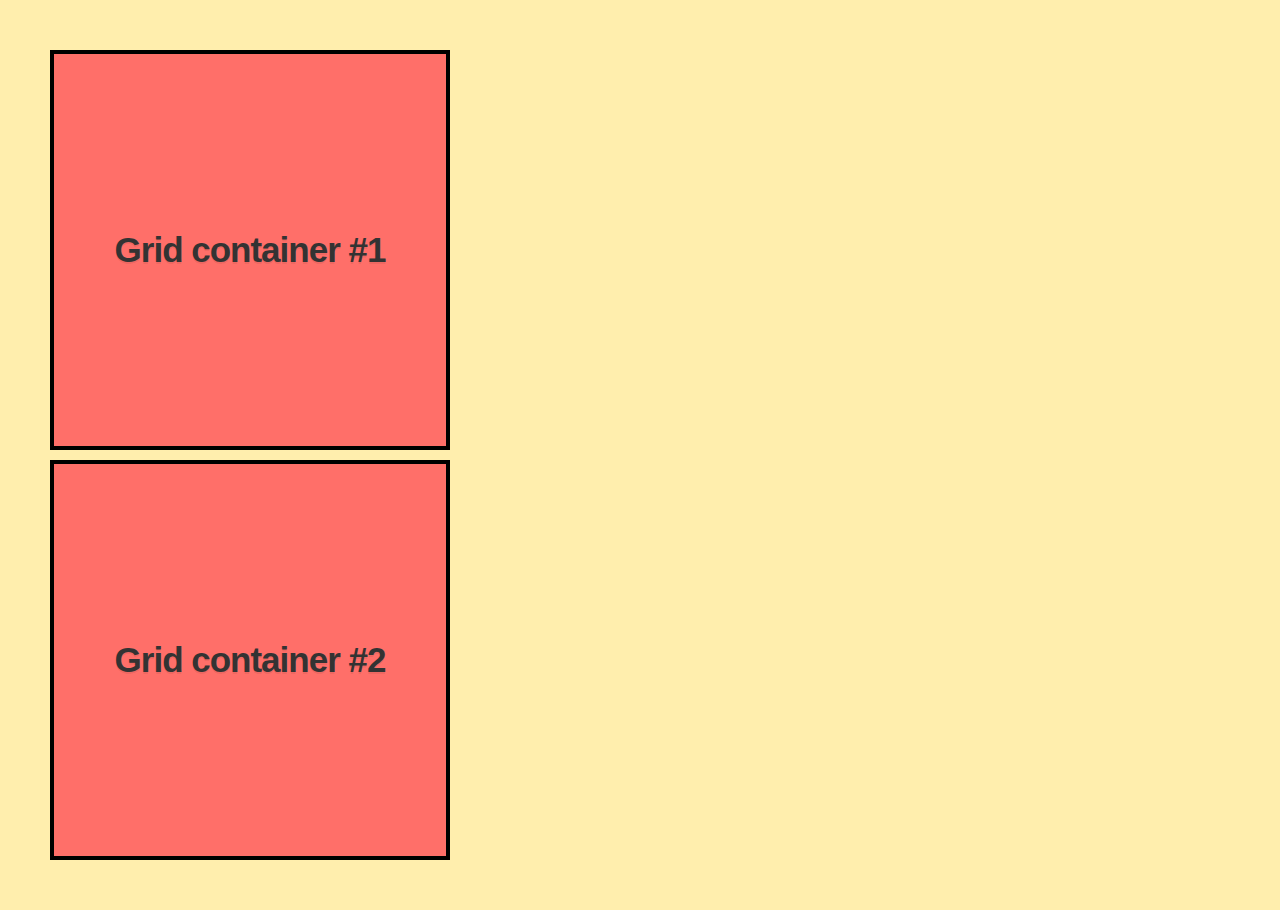
<file: 1-display_property/finish-code/index.html>
<!DOCTYPE html>
<html lang="en">

<head>
    <meta charset="UTF-8">
    <meta name="viewport" content="width=device-width, initial-scale=1.0">
    <link rel="stylesheet" href="./styles.css">
    <title>Display property</title>
</head>

<body>
    <div class="container">
        Grid container #1
    </div>
    <div class="container">
        Grid container #2
    </div>
</body>

</html>
</file>
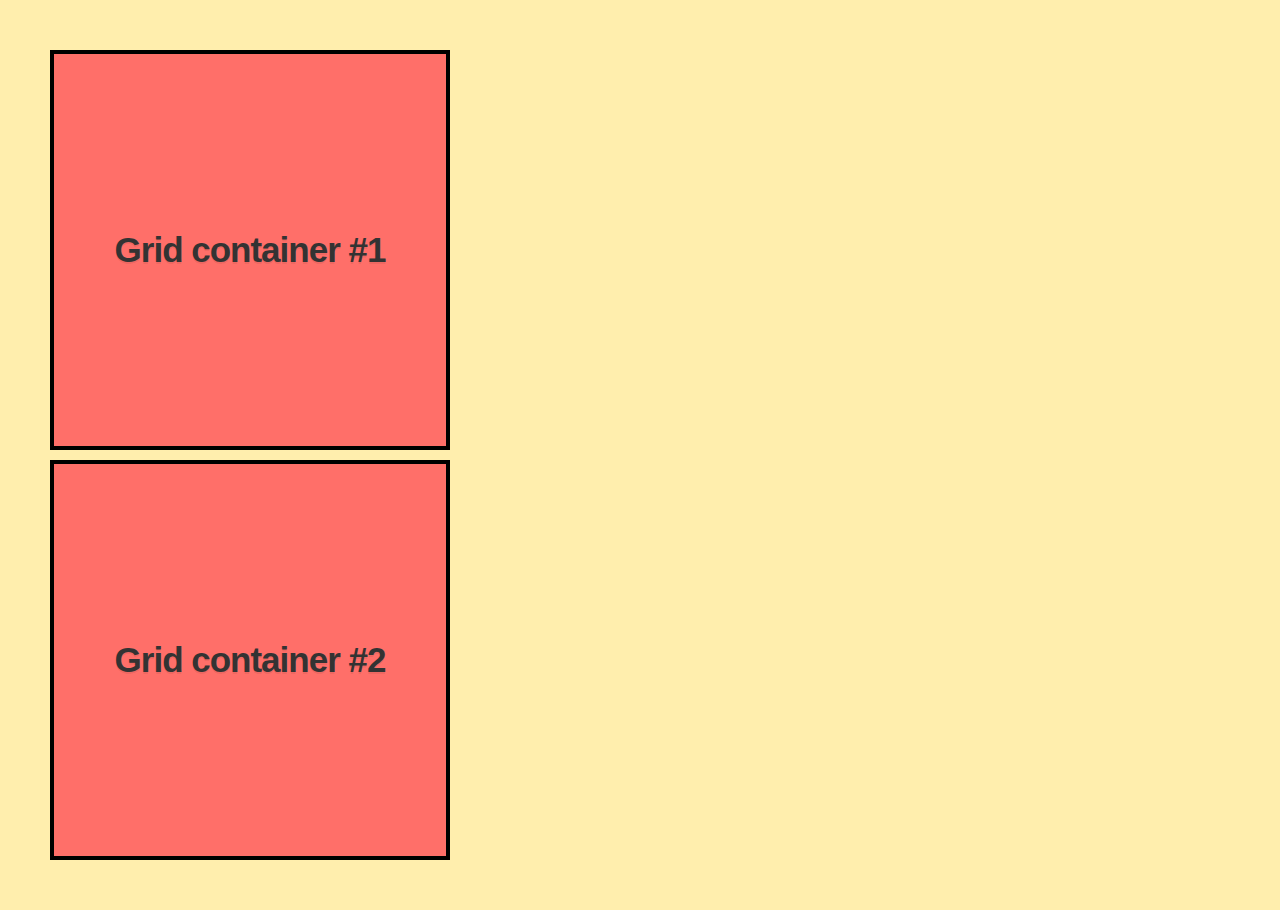
<file: 1-display_property/start-code/index.html>
<!DOCTYPE html>
<html lang="en">
  <head>
    <meta charset="UTF-8" />
    <meta name="viewport" content="width=device-width, initial-scale=1.0" />
    <link rel="stylesheet" href="./styles.css" />
    <title>Display property</title>
  </head>

  <body>
    <div class="container">Grid container #1</div>
    <div class="container">Grid container #2</div>
  </body>
</html>
</file>
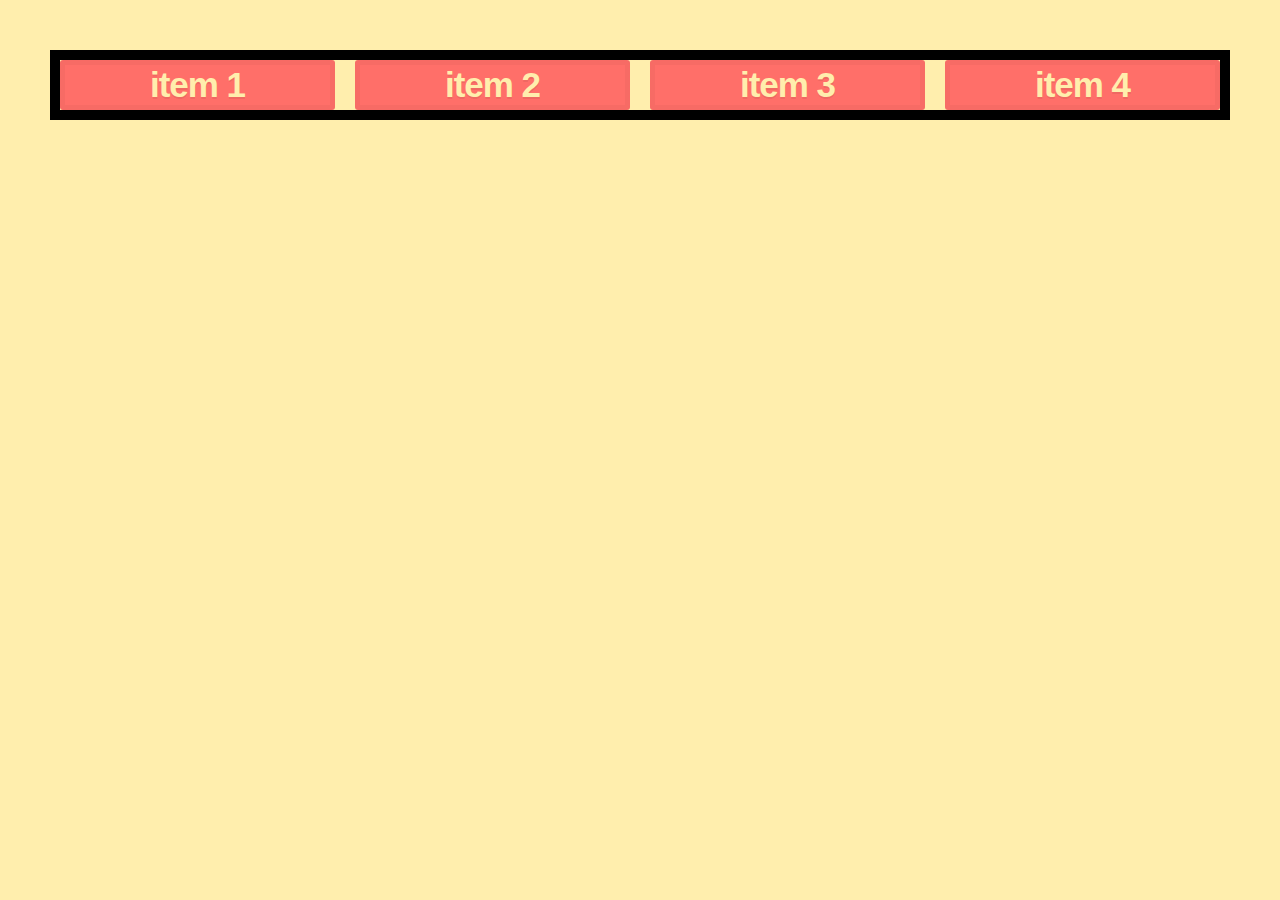
<file: 10-minmax/finish-code/index.html>
<!DOCTYPE html>
<html lang="en">

<head>
    <meta charset="UTF-8">
    <meta name="viewport" content="width=device-width, initial-scale=1.0">
    <link rel="stylesheet" href="./styles.css">
    <title>Display property</title>
</head>

<body>
    <div class="container">
        <div class="grid-item">item 1</div>
        <div class="grid-item">item 2</div>
        <div class="grid-item">item 3</div>
        <div class="grid-item">item 4</div>
    </div>

</body>

</html>
</file>
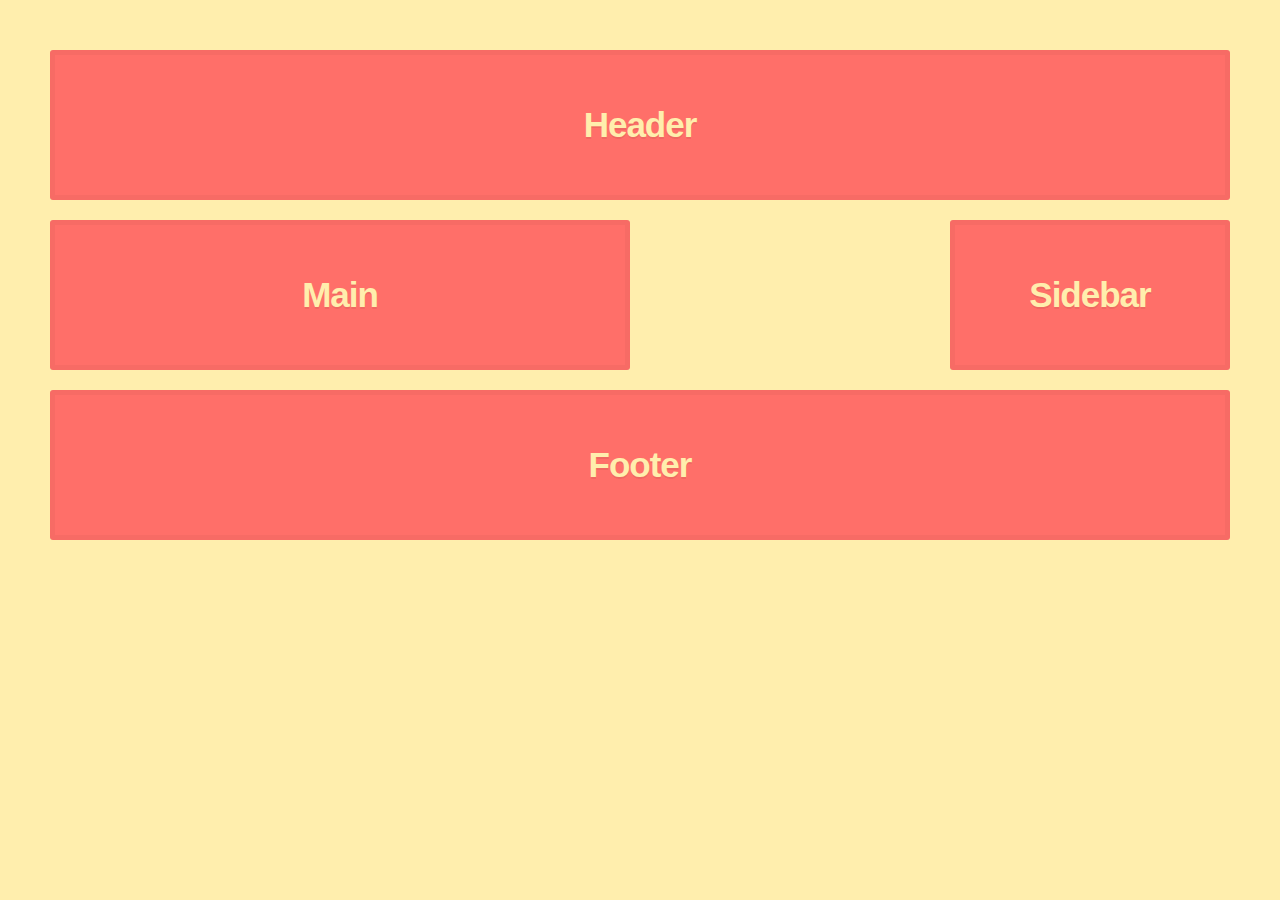
<file: 11-grid-template-areas/finish-code/index.html>
<!DOCTYPE html>
<html lang="en">

<head>
    <meta charset="UTF-8">
    <meta name="viewport" content="width=device-width, initial-scale=1.0">
    <link rel="stylesheet" href="./styles.css">
    <title>Display property</title>
</head>

<body>
    <div class="container">
        <header class="grid-item header">Header</header>
        <aside class="grid-item sidebar">Sidebar</aside>
        <main class="grid-item main">Main</main>
        <footer class="grid-item footer">Footer</footer>
    </div>

</body>

</html>
</file>
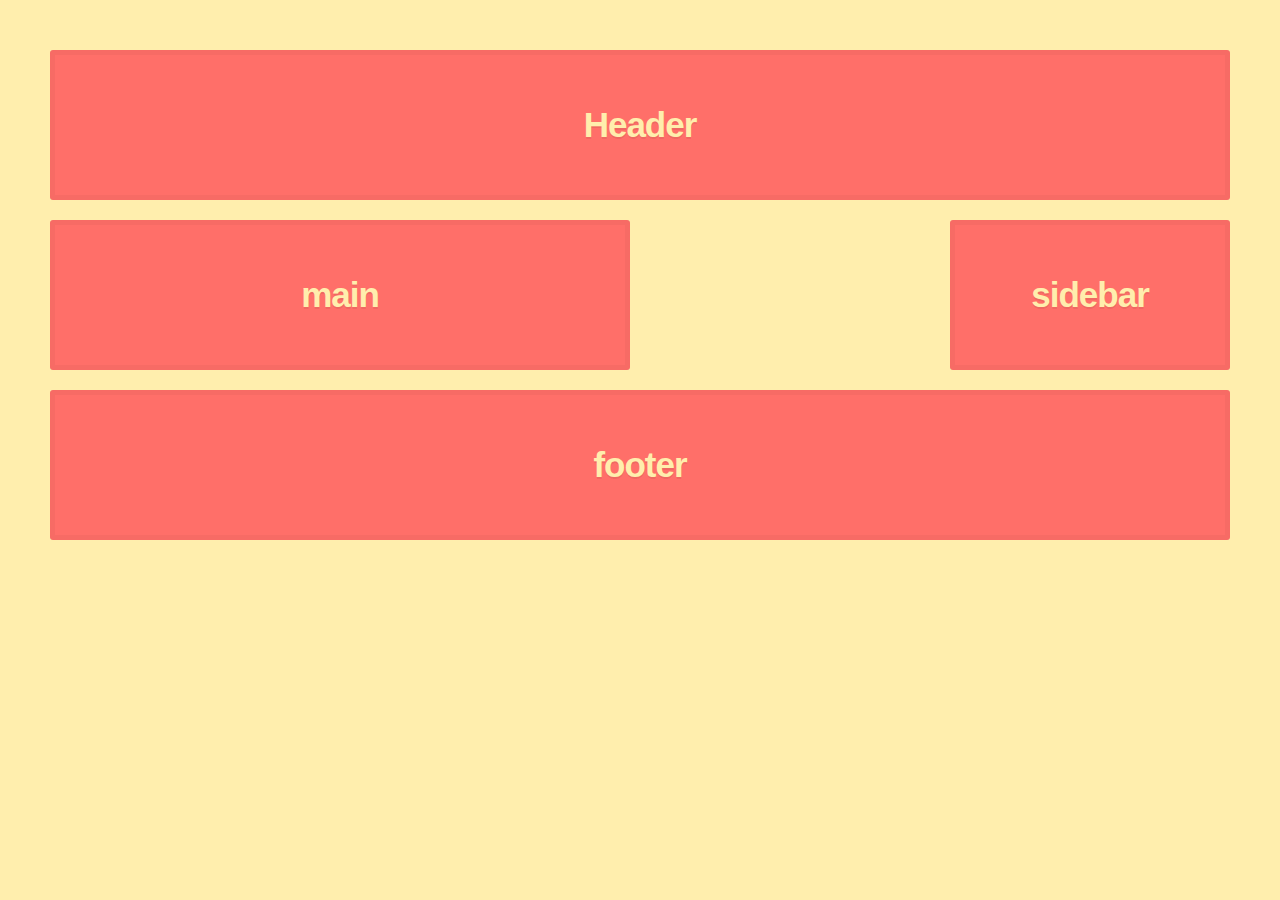
<file: 11-grid-template-areas/start-code/index.html>
<!DOCTYPE html>
<html lang="en">

<head>
    <meta charset="UTF-8">
    <meta name="viewport" content="width=device-width, initial-scale=1.0">
    <link rel="stylesheet" href="./styles.css">
    <title>Display property</title>
</head>

<body>
    <div class="container">
        <header class="grid-item header">Header</header>
        <aside class="grid-item sidebar">sidebar</aside>
        <main class="grid-item main">main</main>
        <footer class="grid-item footer">footer</footer>
    </div>

</body>

</html>
</file>
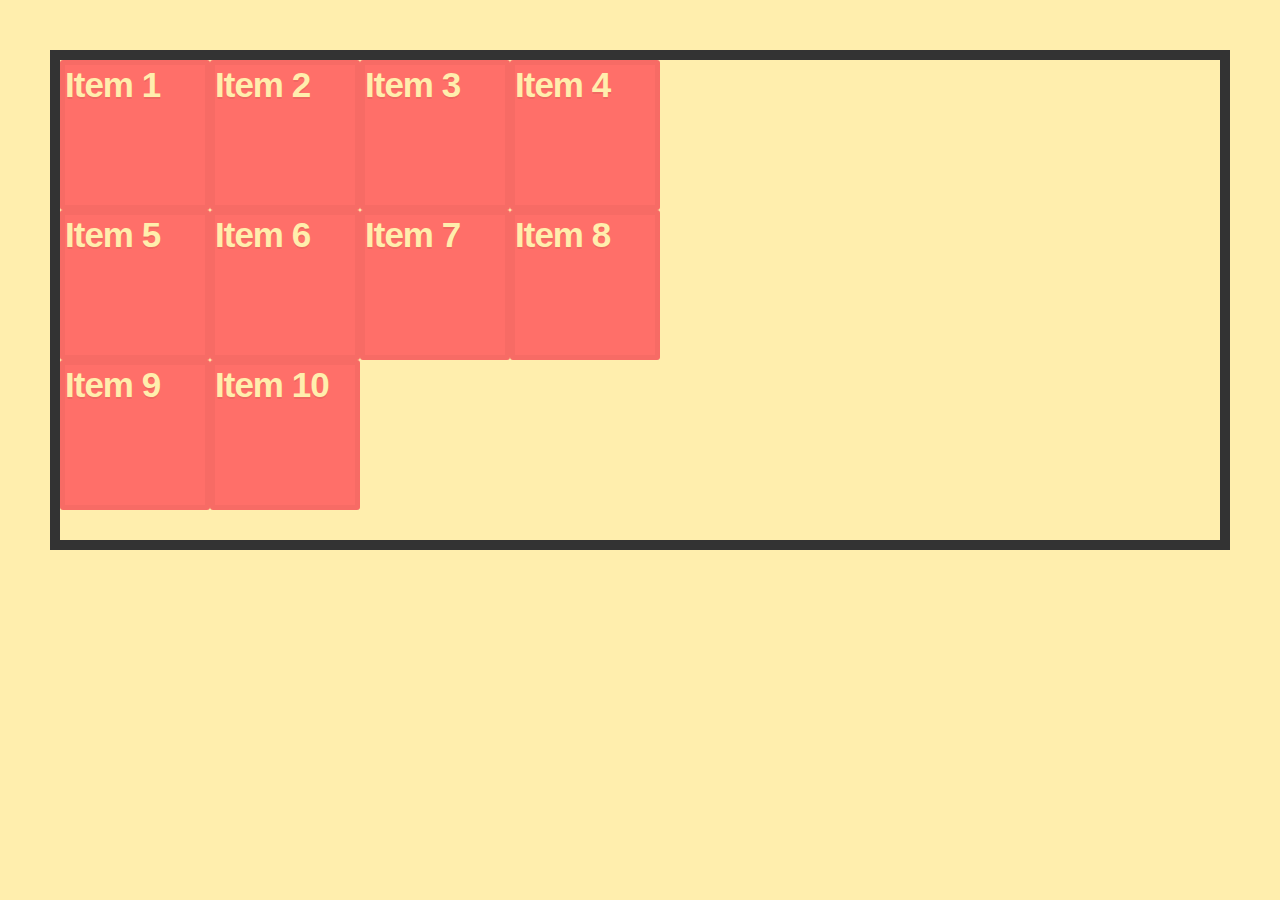
<file: 12-grid alignment and justification/finish-code/index.html>
<!DOCTYPE html>
<html lang="en">

<head>
    <meta charset="UTF-8">
    <meta name="viewport" content="width=device-width, initial-scale=1.0">
    <link rel="stylesheet" href="./styles.css">
    <title>Display property</title>
</head>

<body>
    <div class="container">
        <div class="grid-item">Item 1</div>
        <div class="grid-item">Item 2</div>
        <div class="grid-item">Item 3</div>
        <div class="grid-item item-4">Item 4</div>
        <div class="grid-item">Item 5</div>
        <div class="grid-item">Item 6</div>
        <div class="grid-item">Item 7</div>
        <div class="grid-item">Item 8</div>
        <div class="grid-item">Item 9</div>
        <div class="grid-item">Item 10</div>
    </div>

</body>

</html>
</file>
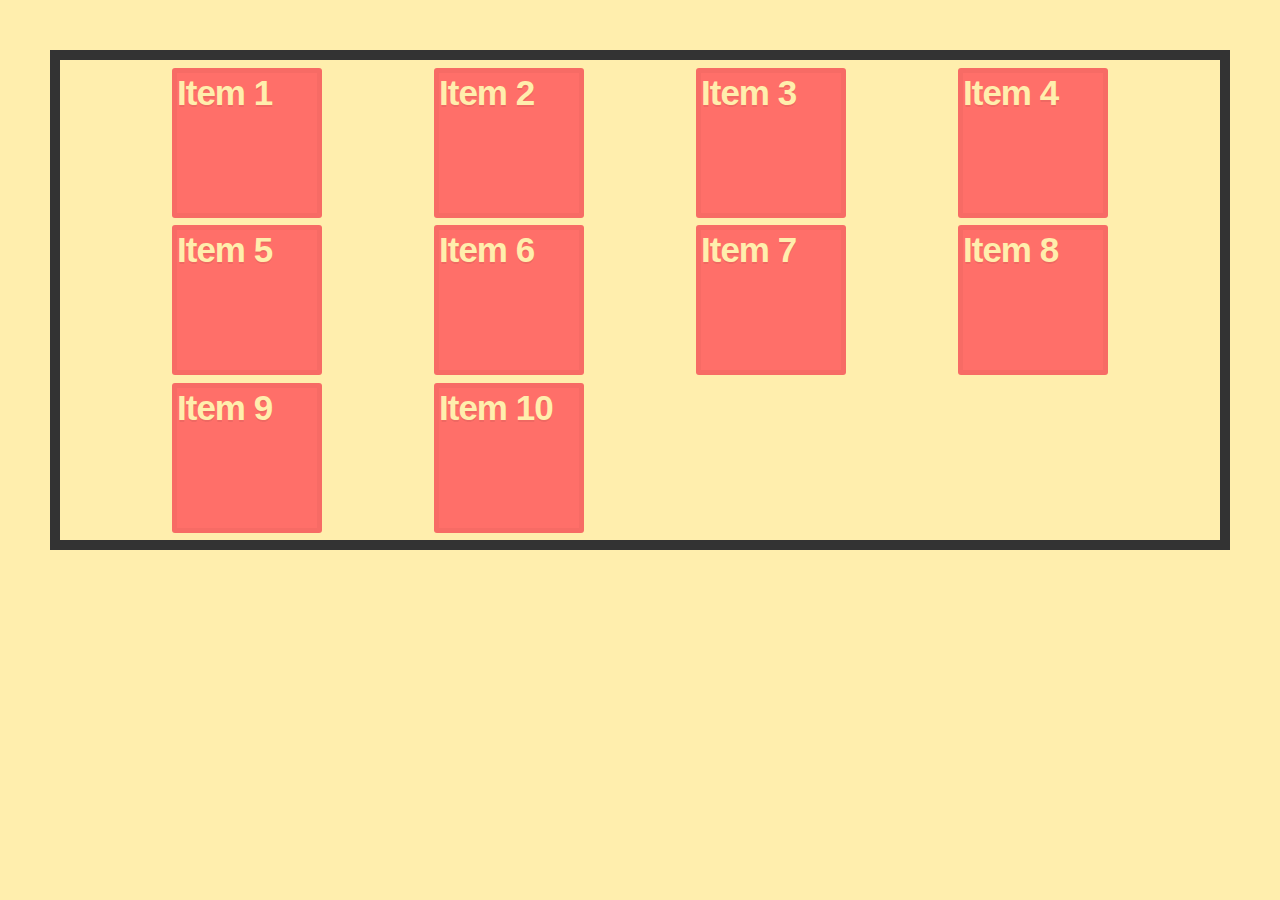
<file: 12-grid alignment and justification/start-code/index.html>
<!DOCTYPE html>
<html lang="en">
  <head>
    <meta charset="UTF-8" />
    <meta name="viewport" content="width=device-width, initial-scale=1.0" />
    <link rel="stylesheet" href="./styles.css" />
    <title>Display property</title>
  </head>

  <body>
    <div class="container">
      <div class="grid-item">Item 1</div>
      <div class="grid-item">Item 2</div>
      <div class="grid-item">Item 3</div>
      <div class="grid-item item-4">Item 4</div>
      <div class="grid-item">Item 5</div>
      <div class="grid-item">Item 6</div>
      <div class="grid-item">Item 7</div>
      <div class="grid-item">Item 8</div>
      <div class="grid-item">Item 9</div>
      <div class="grid-item">Item 10</div>
    </div>
  </body>
</html>
</file>
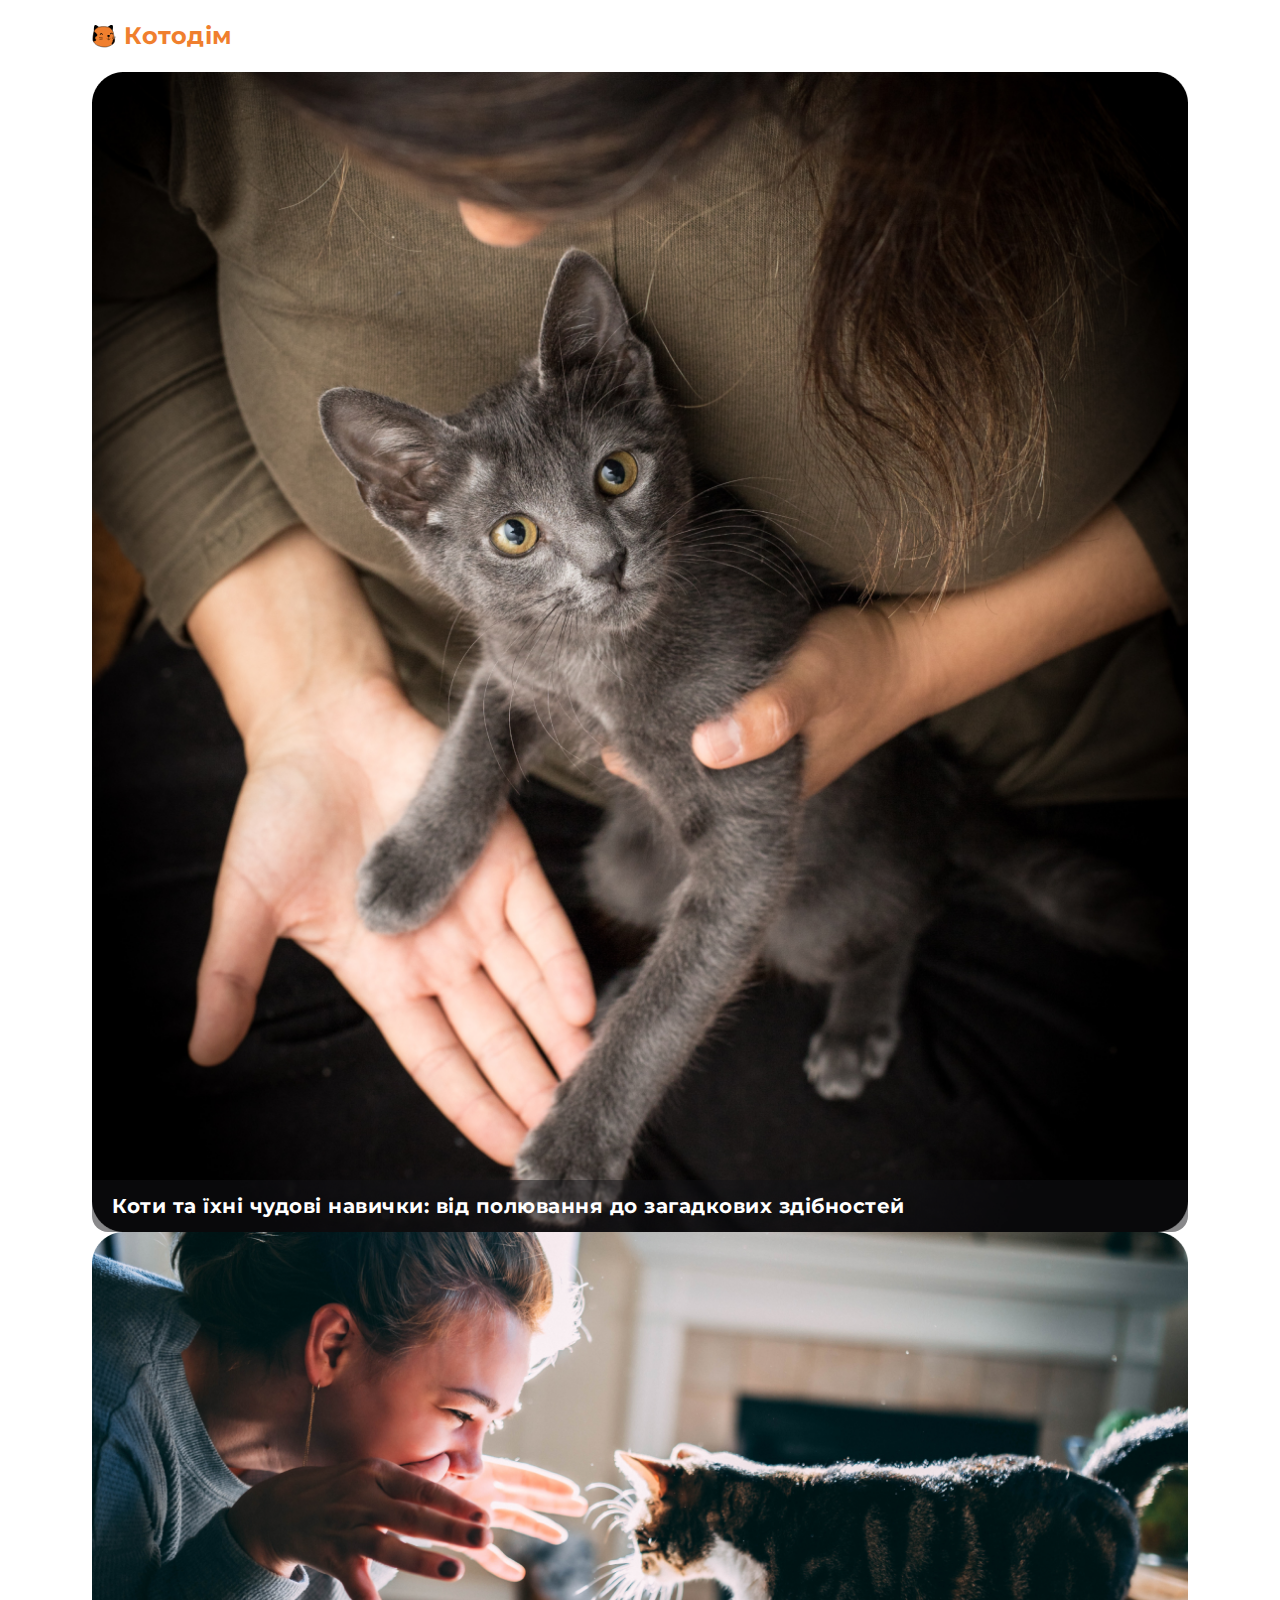
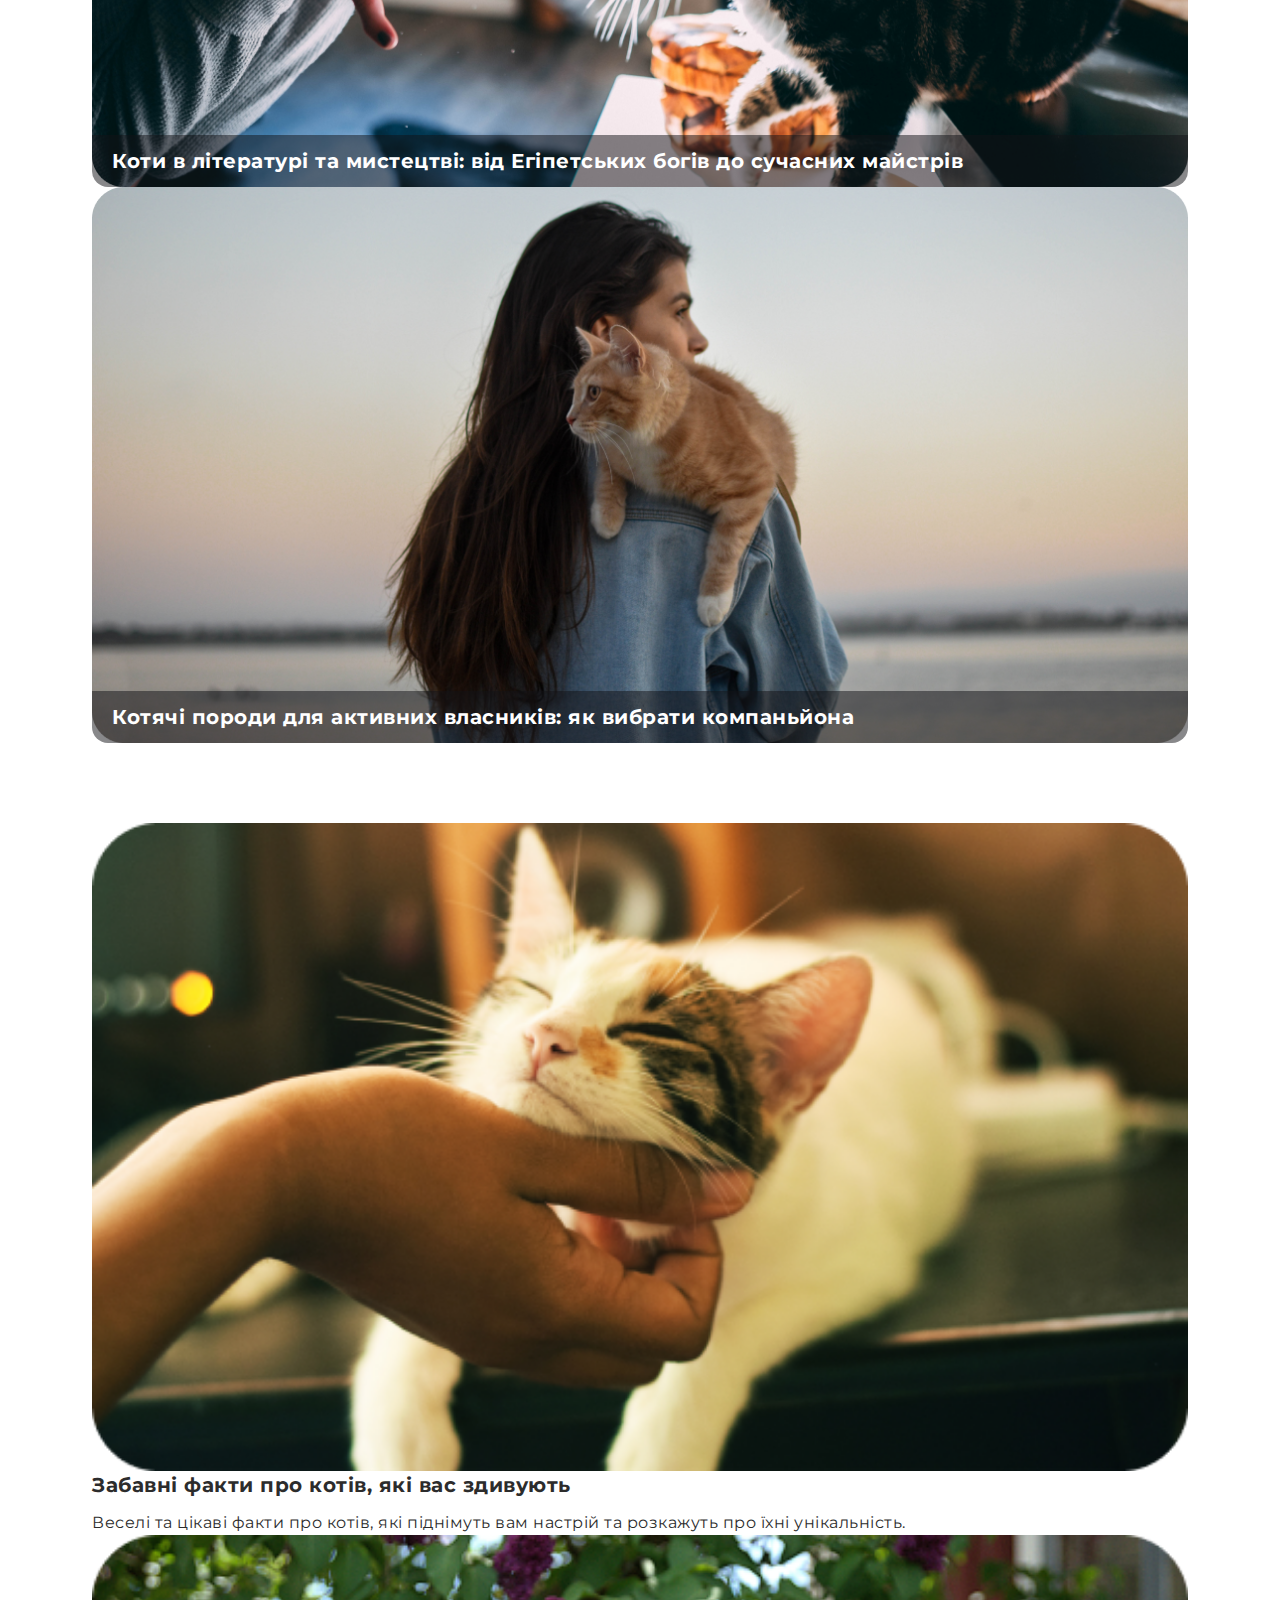
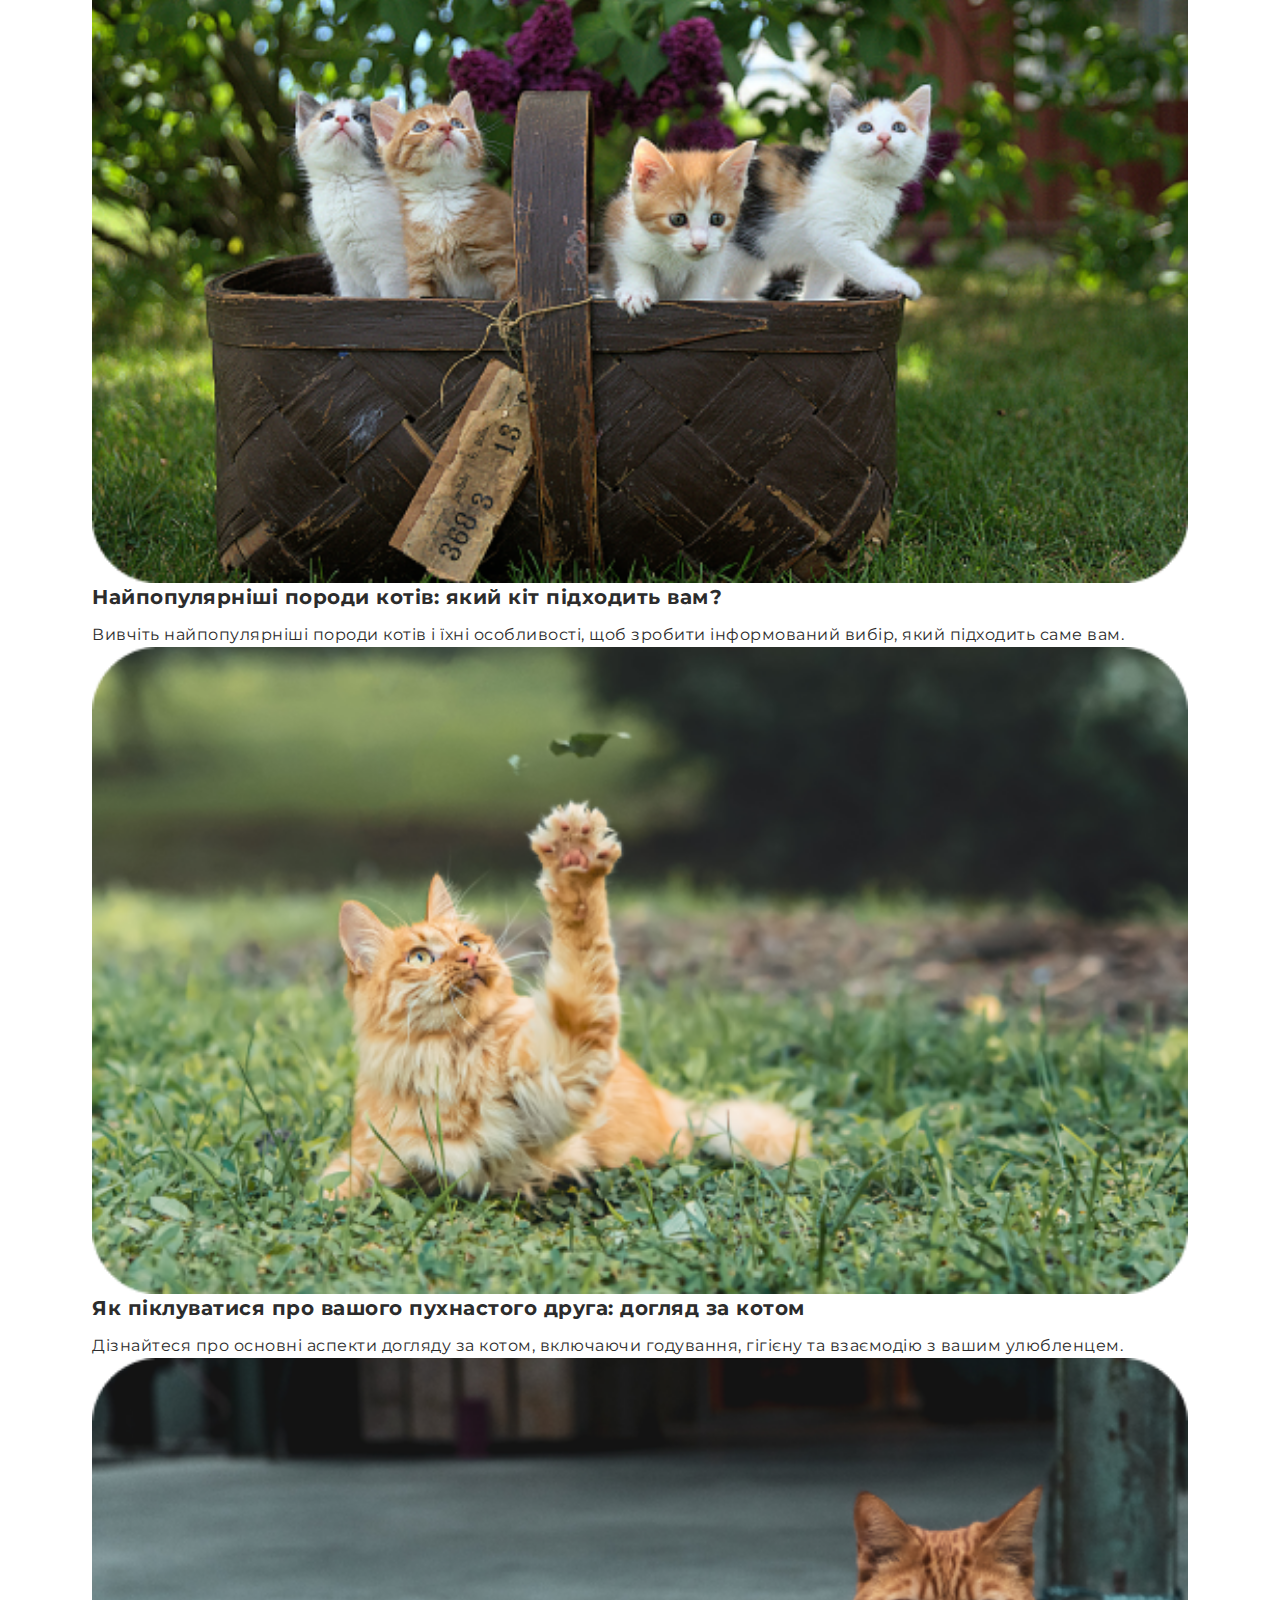
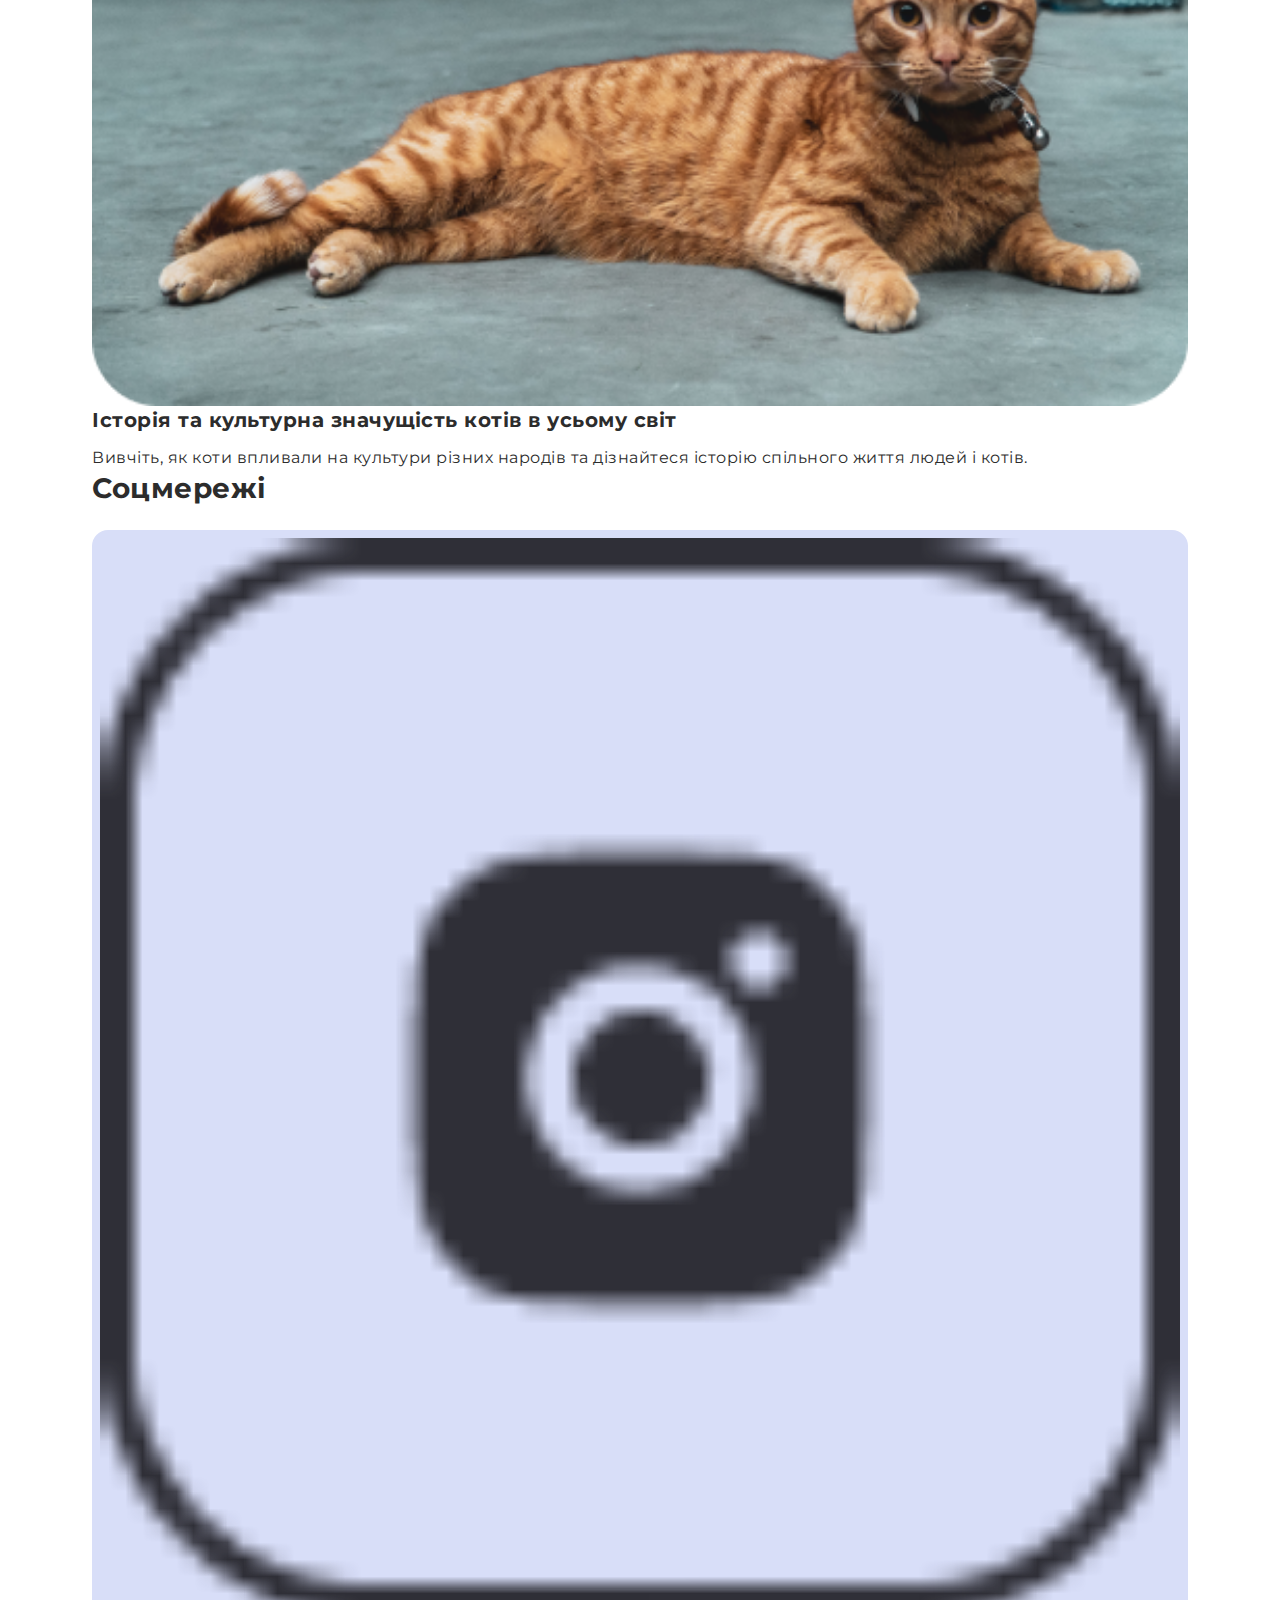
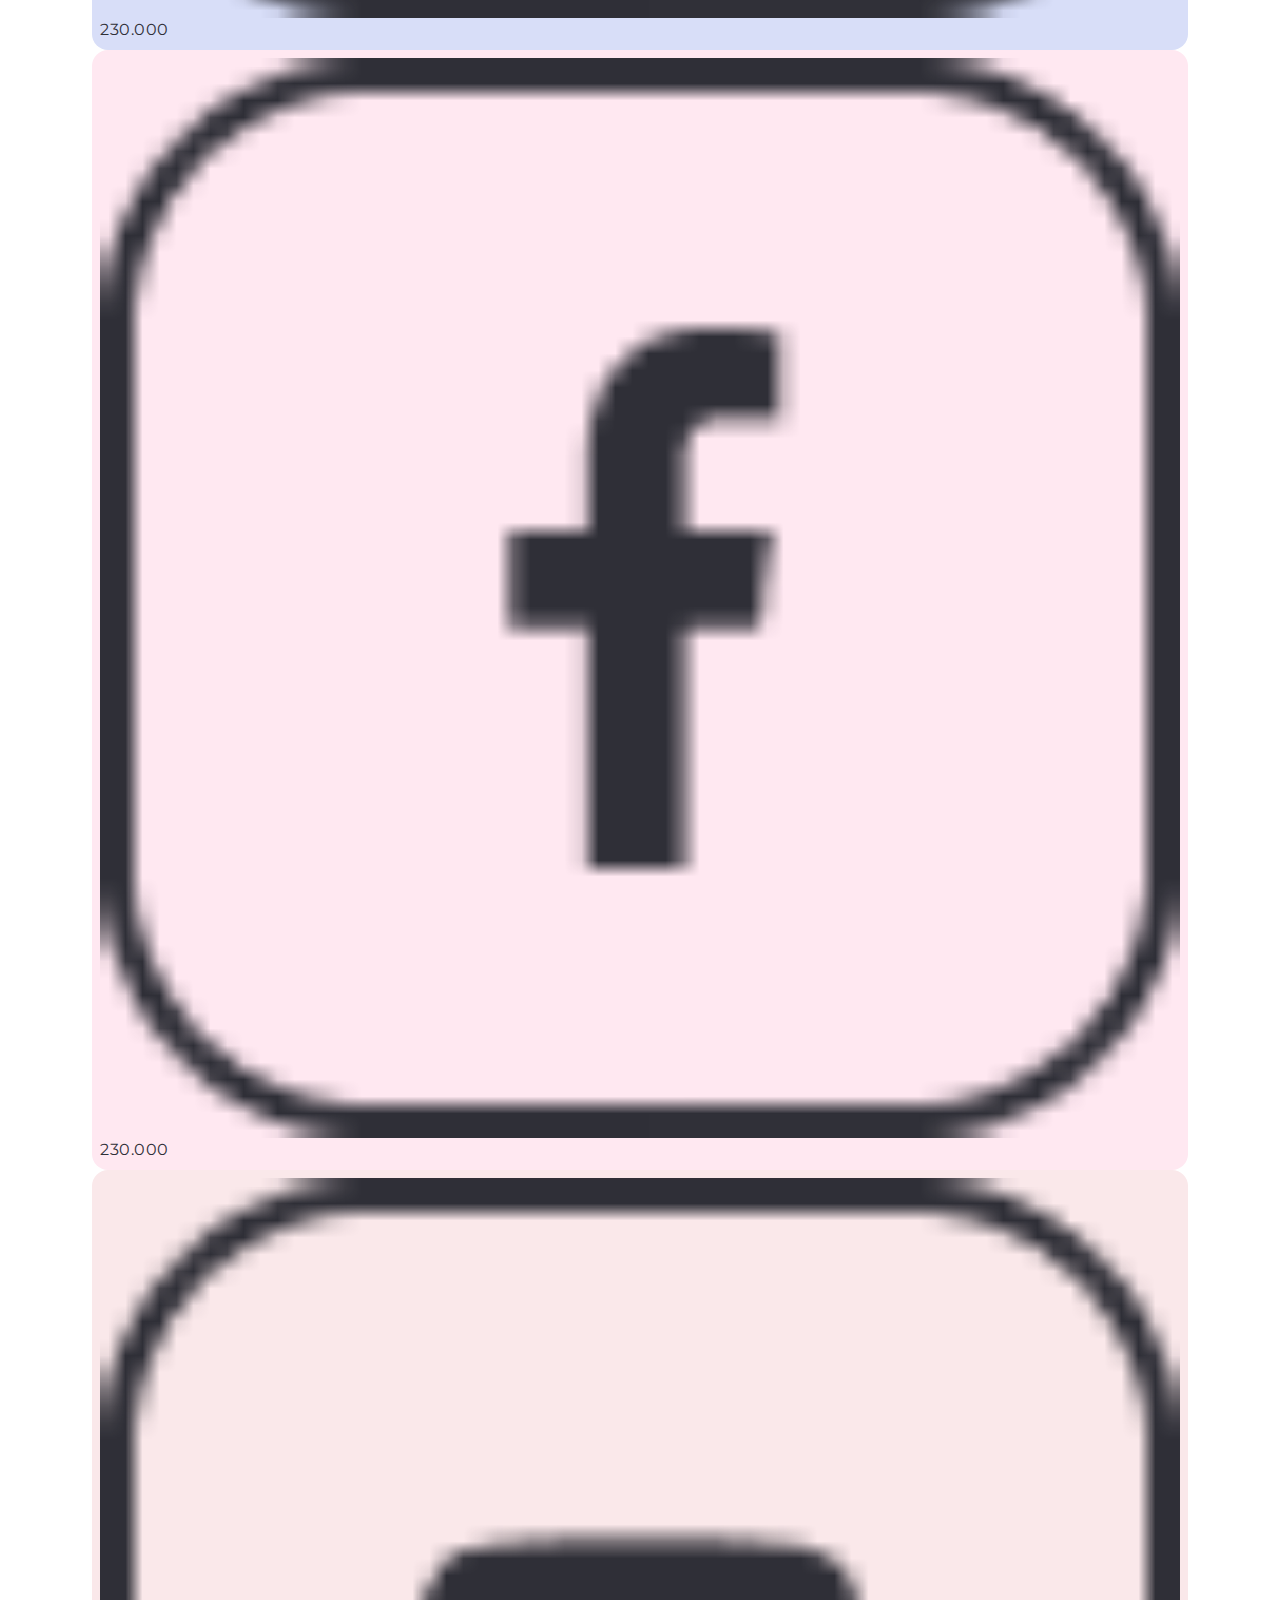
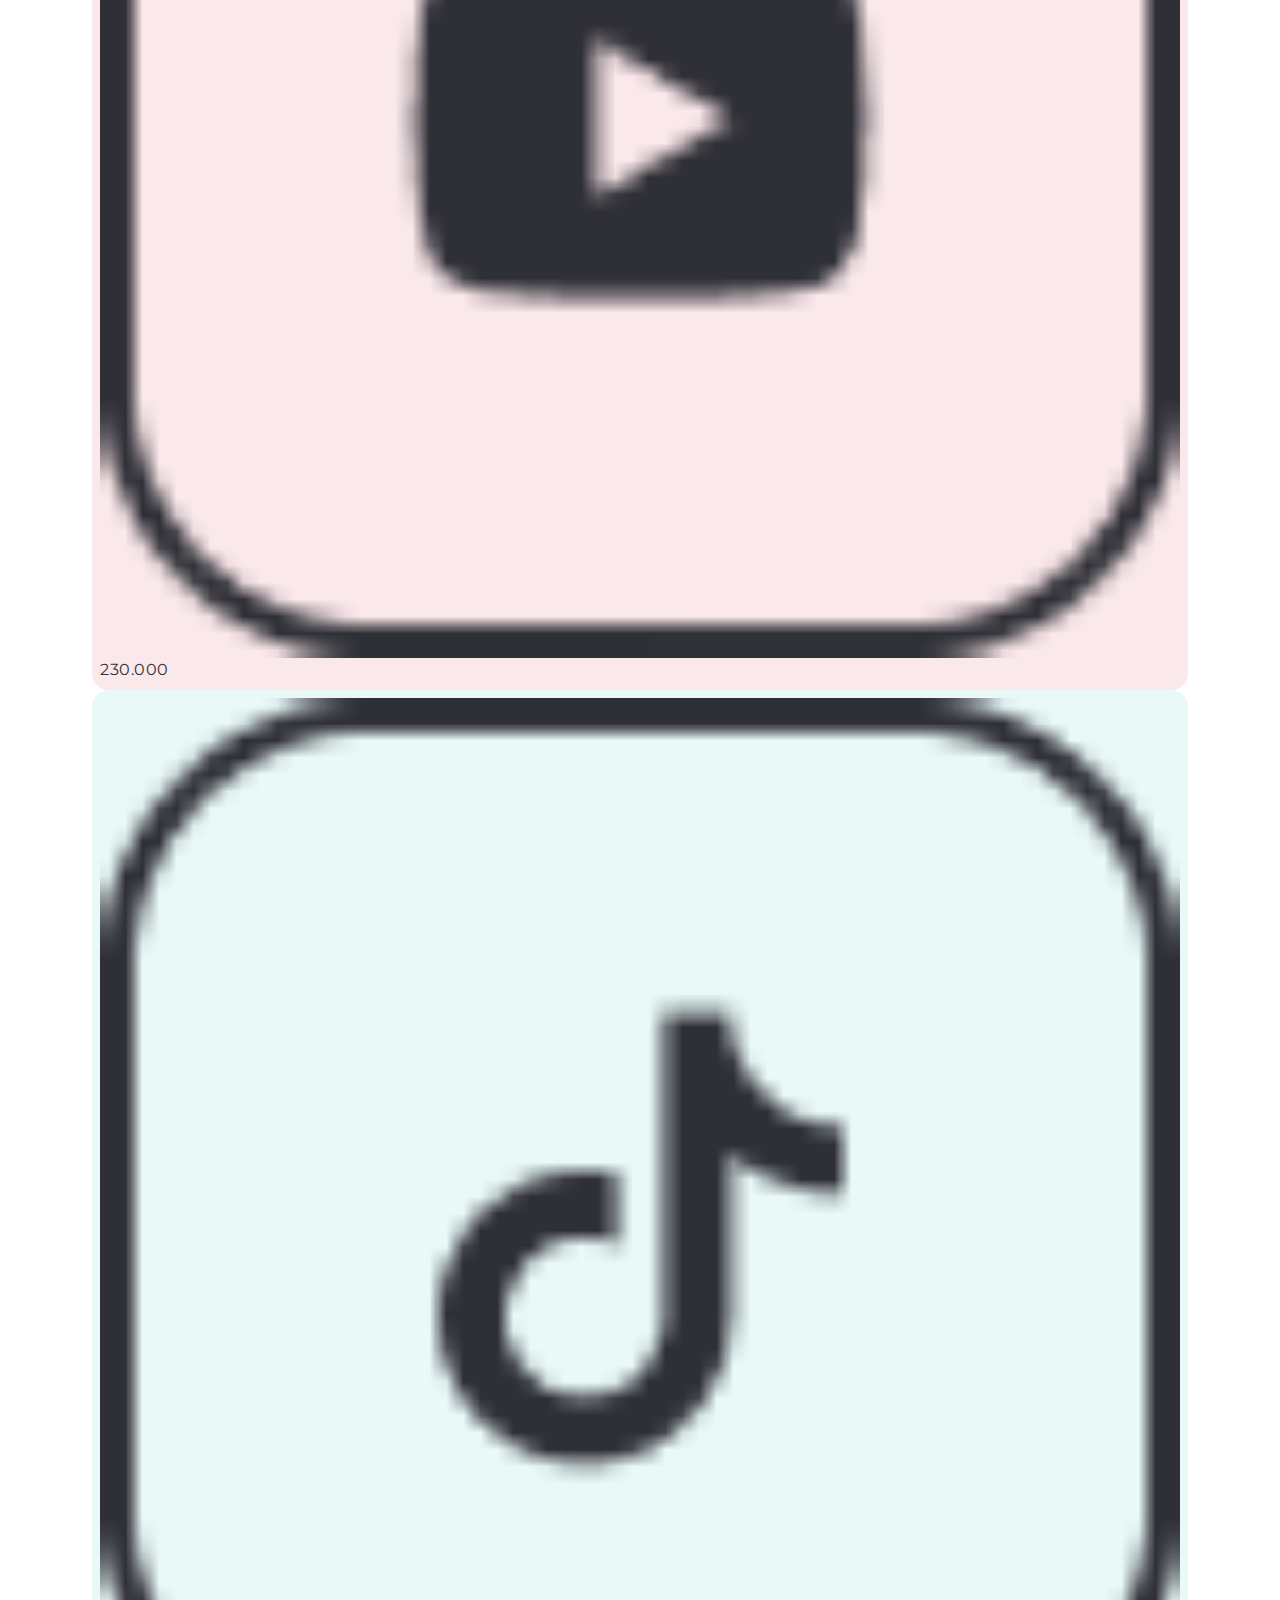
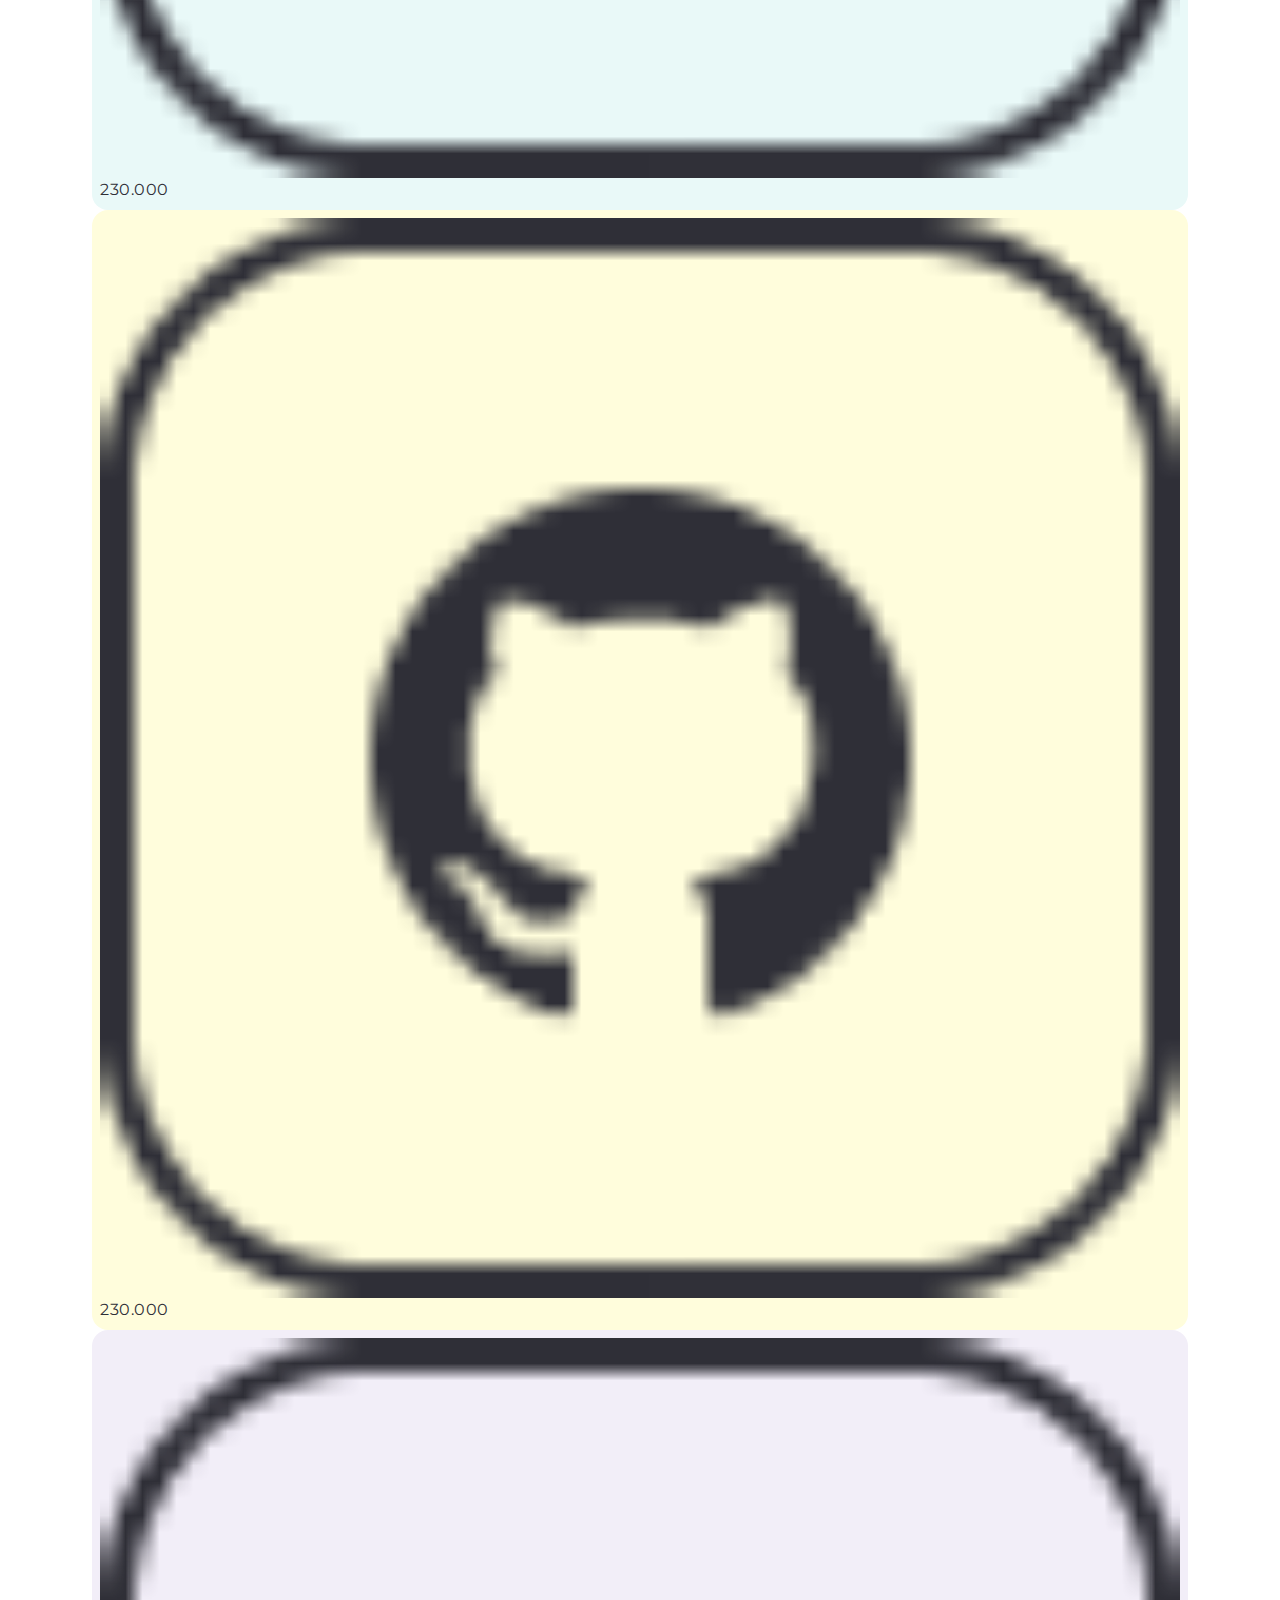
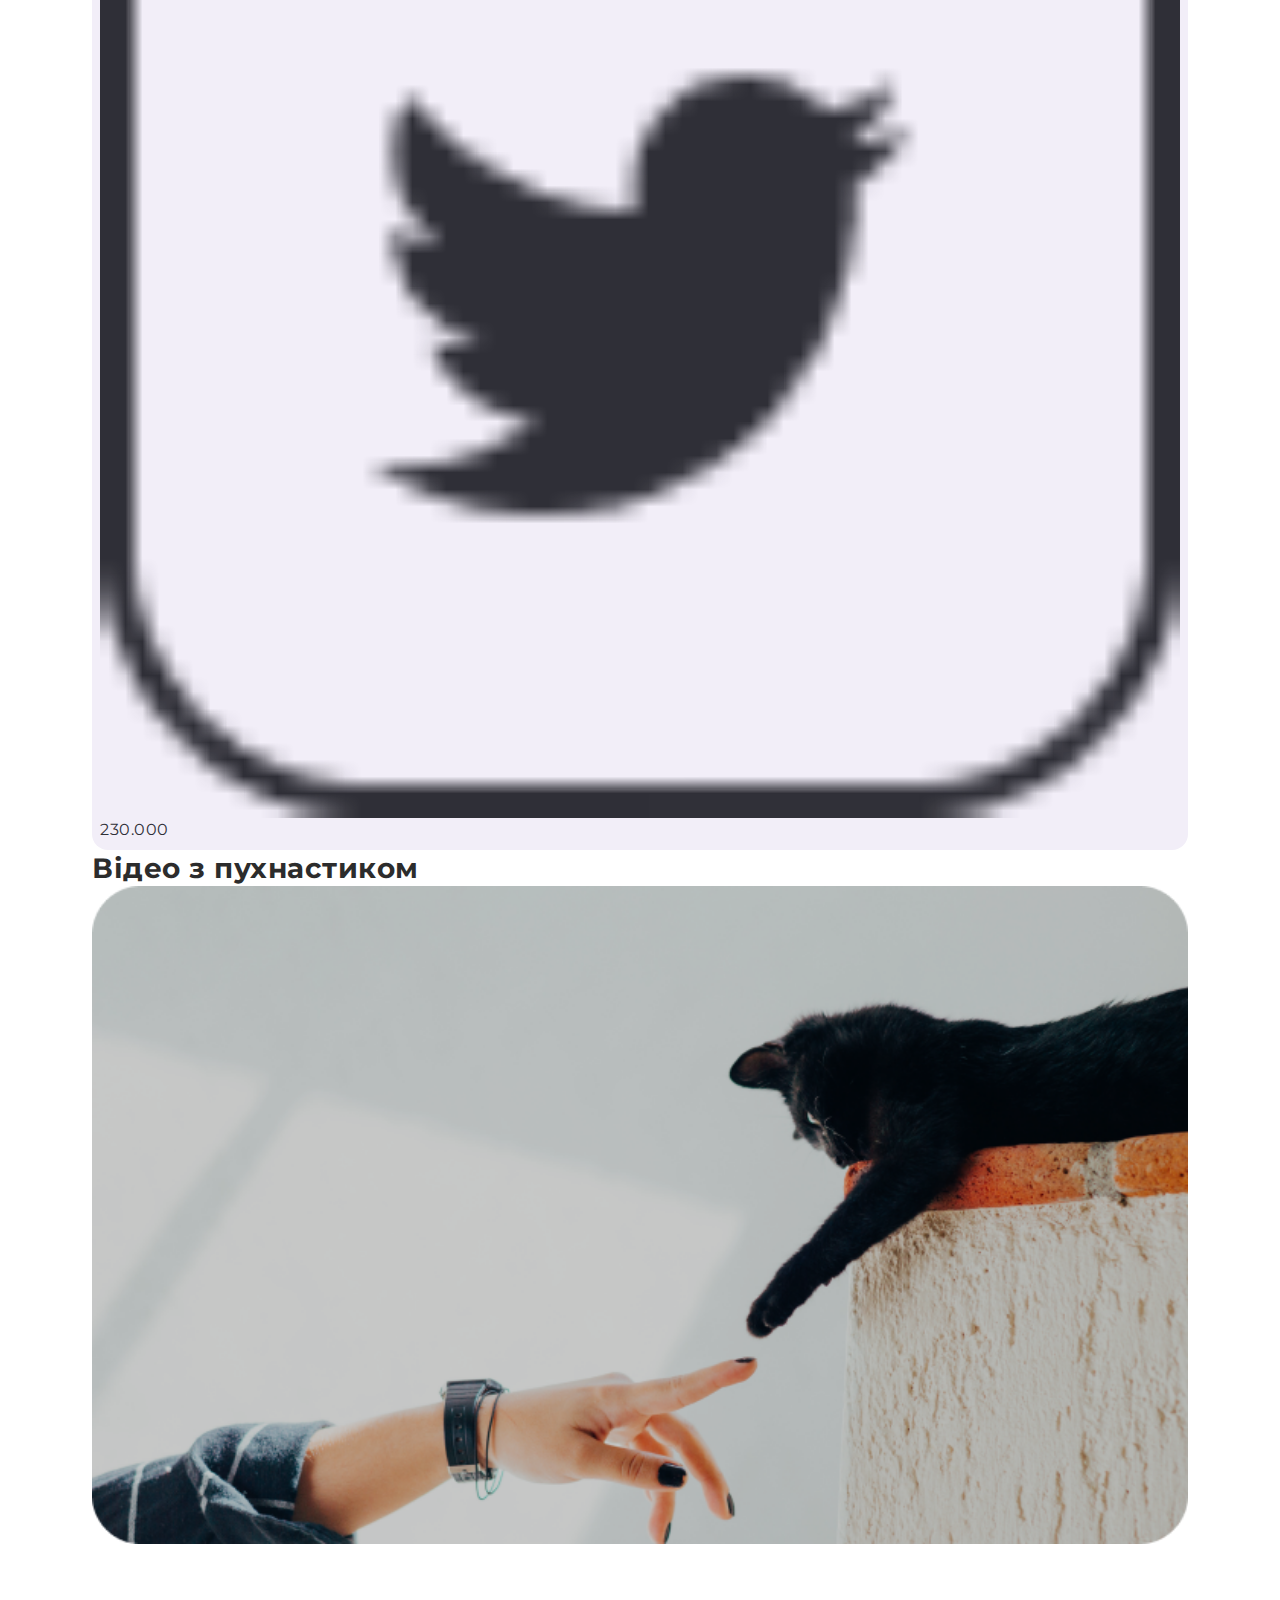
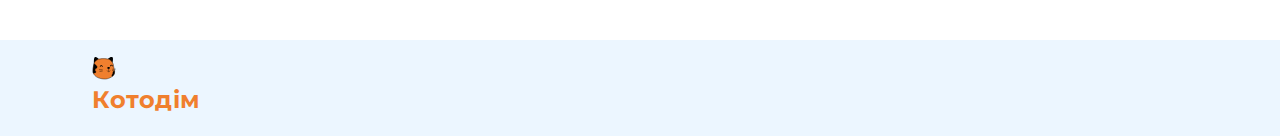
<file: 14-Project(header)/finish code/index.html>
<!DOCTYPE html>
<html lang="en">

<head>
    <meta charset="UTF-8">
    <meta name="viewport" content="width=device-width, initial-scale=1.0">
    <link rel="preconnect" href="https://fonts.googleapis.com">
    <link rel="preconnect" href="https://fonts.gstatic.com" crossorigin>
    <link href="https://fonts.googleapis.com/css2?family=Montserrat:wght@400;700&display=swap" rel="stylesheet">
    <link rel="stylesheet" href="./styles.css">
    <title>Project</title>
</head>

<body>
    <header class="header">
        <div class="container header-container">
            <img src="./img/cat.svg" alt="cat" class="logo">
            <h1 class="label">Котодім</h1>
        </div>
    </header>
    <main class="main">
        <div class="container">
            <ul class="posts">
                <li class="post">
                    <a href="#">
                        <img src="./img/picture 1.png" alt="kitten" class="post-img">
                        <div class="overlay">
                            <h2 class="post-title sub-title">Коти та їхні чудові навички: від полювання до загадкових
                                здібностей</h2>
                        </div>
                    </a>
                </li>
                <li class="post">
                    <a href="#">
                        <img src="./img/picture 2.png" alt="scary kitten" class="post-img">
                        <div class="overlay">
                            <h2 class="post-title sub-title">Коти в літературі та мистецтві: від Егіпетських богів до
                                сучасних
                                майстрів</h2>
                        </div>
                    </a>
                </li>
                <li class="post">
                    <a href="#">
                        <img src="./img/picture 3.png" alt="cat" class="post-img">
                        <div class="overlay">
                            <h2 class="post-title sub-title">Котячі породи для активних власників: як вибрати
                                компаньйона
                            </h2>
                        </div>
                    </a>
                </li>
            </ul>
            <section class="longread">
                <ul class="blog">
                    <li class="blog-item">
                        <a href="#" class="blog-link">
                            <img src="./img/1.png" alt="cat" class="blog-photo">
                            <div class="wrapper">
                                <h2 class="blog-title sub-title">Забавні факти про котів, які вас здивують</h2>
                                <p class="blog-text">Веселі та цікаві факти про котів, які піднімуть вам настрій та
                                    розкажуть про їхні унікальність.</p>
                            </div>
                        </a>
                    </li>
                    <li class="blog-item">
                        <a href="#" class="blog-link">
                            <img src="./img/2.png" alt="cats" class="blog-photo">
                            <div class="wrapper">
                                <h2 class="blog-title sub-title">Найпопулярніші породи котів: який кіт підходить вам?
                                </h2>
                                <p class="blog-text">Вивчіть найпопулярніші породи котів і їхні особливості, щоб зробити
                                    інформований вибір, який підходить саме вам.</p>
                            </div>
                        </a>
                    </li>
                    <li class="blog-item">
                        <a href="#" class="blog-link">
                            <img src="./img/4.png" alt="red-cat" class="blog-photo">
                            <div class="wrapper">
                                <h2 class="blog-title sub-title">Як піклуватися про вашого пухнастого друга: догляд за
                                    котом
                                </h2>
                                <p class="blog-text">Дізнайтеся про основні аспекти догляду за котом, включаючи
                                    годування,
                                    гігієну та взаємодію з вашим улюбленцем.</p>
                            </div>
                        </a>
                    </li>
                    <li class="blog-item">
                        <a href="#" class="blog-link">
                            <img src="./img/3.png" alt="red-cat" class="blog-photo">
                            <div class="wrapper">
                                <h2 class="blog-title sub-title">Історія та культурна значущість котів в усьому світ
                                </h2>
                                <p class="blog-text">Вивчіть, як коти впливали на культури різних народів та дізнайтеся
                                    історію спільного життя людей і котів.</p>
                            </div>
                        </a>
                    </li>
                </ul>
                <div class="socials">
                    <h2 class="socials-title title">Соцмережі</h2>
                    <ul class="socials-list">
                        <li class="socials-item">
                            <a href="#" class="social-link">
                                <img src="./img/instagram.png" alt="instagram" class="social-icon">
                                <p class="social-subscripers">230.000</p>
                            </a>
                        </li>
                        <li class="socials-item">
                            <a href="#" class="social-link">
                                <img src="./img/facebook.png" alt="facebook" class="social-icon">
                                <p class="social-subscripers">230.000</p>
                            </a>
                        </li>
                        <li class="socials-item">
                            <a href="#" class="social-link">
                                <img src="./img/youtube.png" alt="youtube" class="social-icon">
                                <p class="social-subscripers">230.000</p>
                            </a>
                        </li>
                        <li class="socials-item">
                            <a href="#" class="social-link">
                                <img src="./img/tiktok.png" alt="tiktok" class="social-icon">
                                <p class="social-subscripers">230.000</p>
                            </a>
                        </li>
                        <li class="socials-item">
                            <a href="#" class="social-link">
                                <img src="./img/github.png" alt="github" class="social-icon">
                                <p class="social-subscripers">230.000</p>
                            </a>
                        </li>
                        <li class="socials-item">
                            <a href="#" class="social-link">
                                <img src="./img/twitter.png" alt="twitter" class="social-icon">
                                <p class="social-subscripers">230.000</p>
                            </a>
                        </li>
                    </ul>
                </div>
                <div class="video">
                    <h2 class="video-title title">Відео з пухнастиком</h2>
                    <img src="./img/picture.png" alt="video">
                </div>
            </section>
        </div>
    </main>
    <footer class="footer">
        <div class="container">
            <img src="./img/cat.svg" alt="cat" class="logo">
            <h2 class="label">Котодім</h2>
        </div>
    </footer>
</body>

</html>
</file>
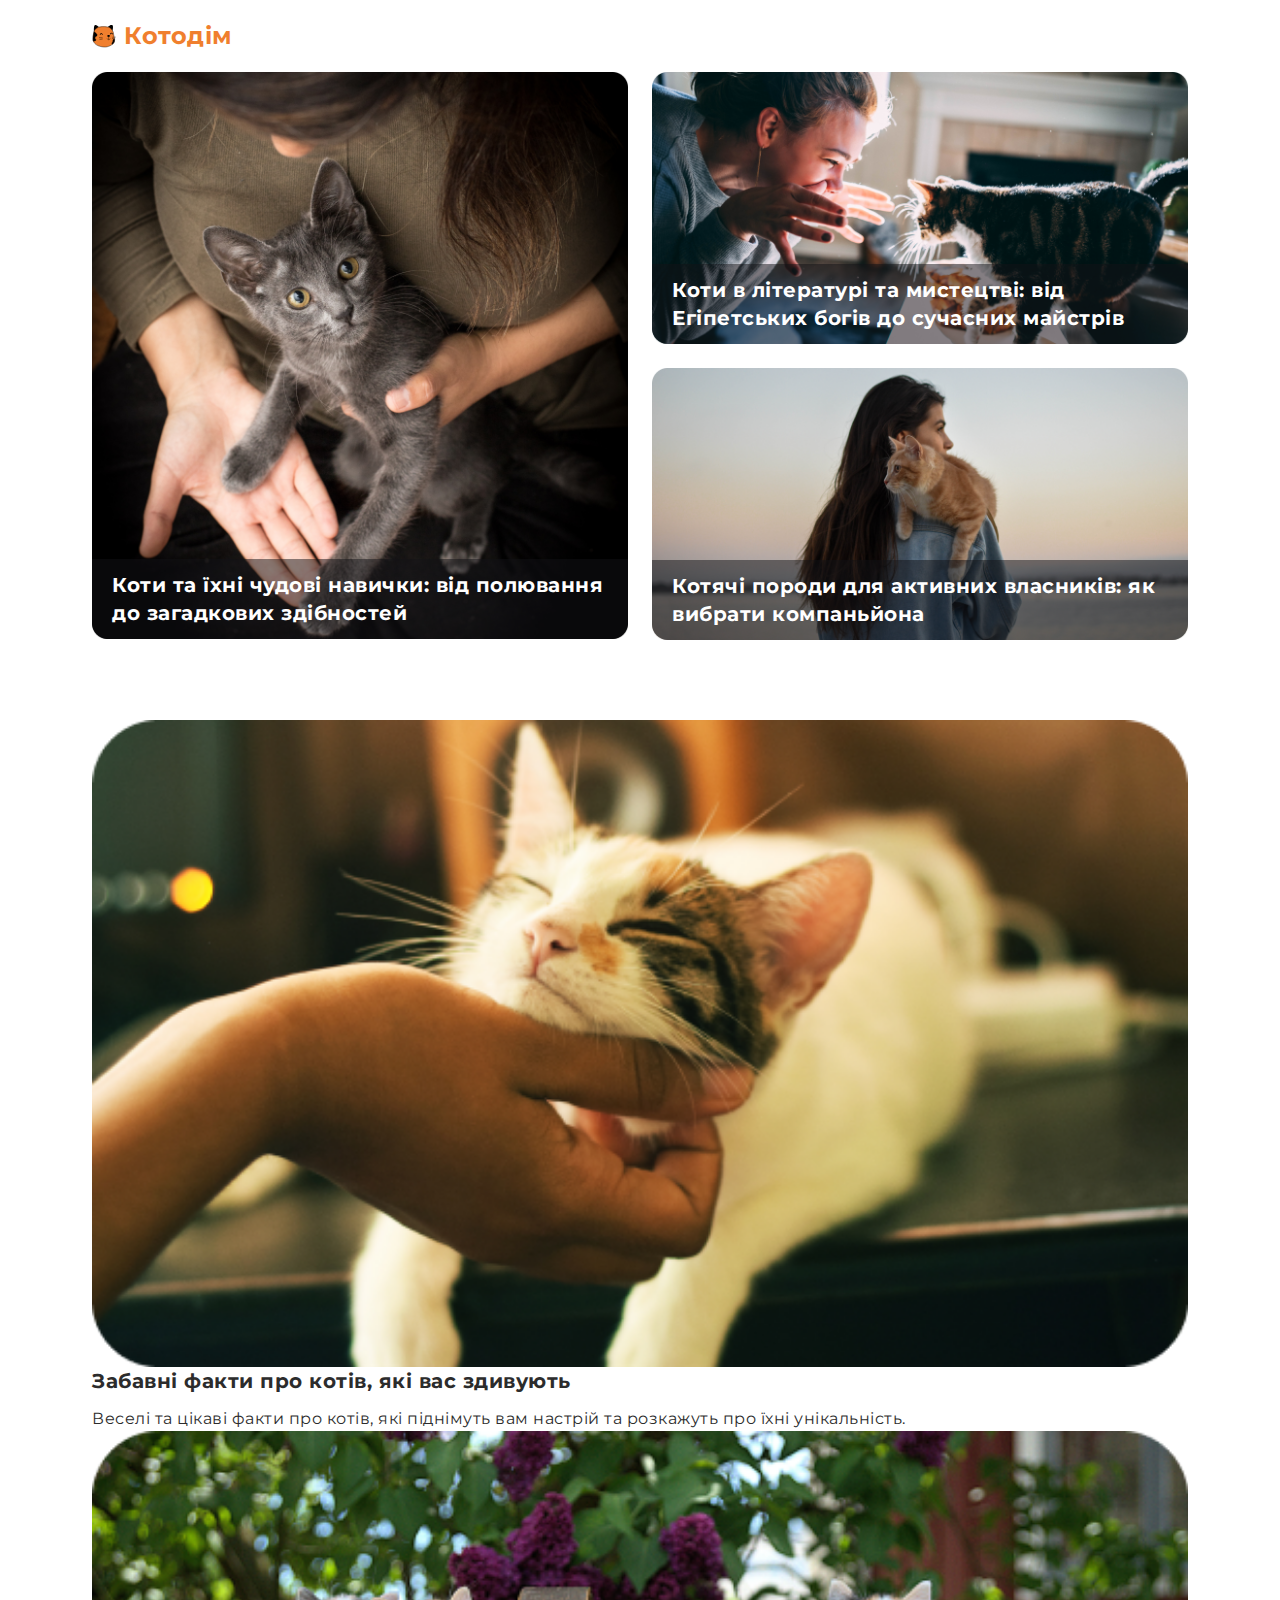
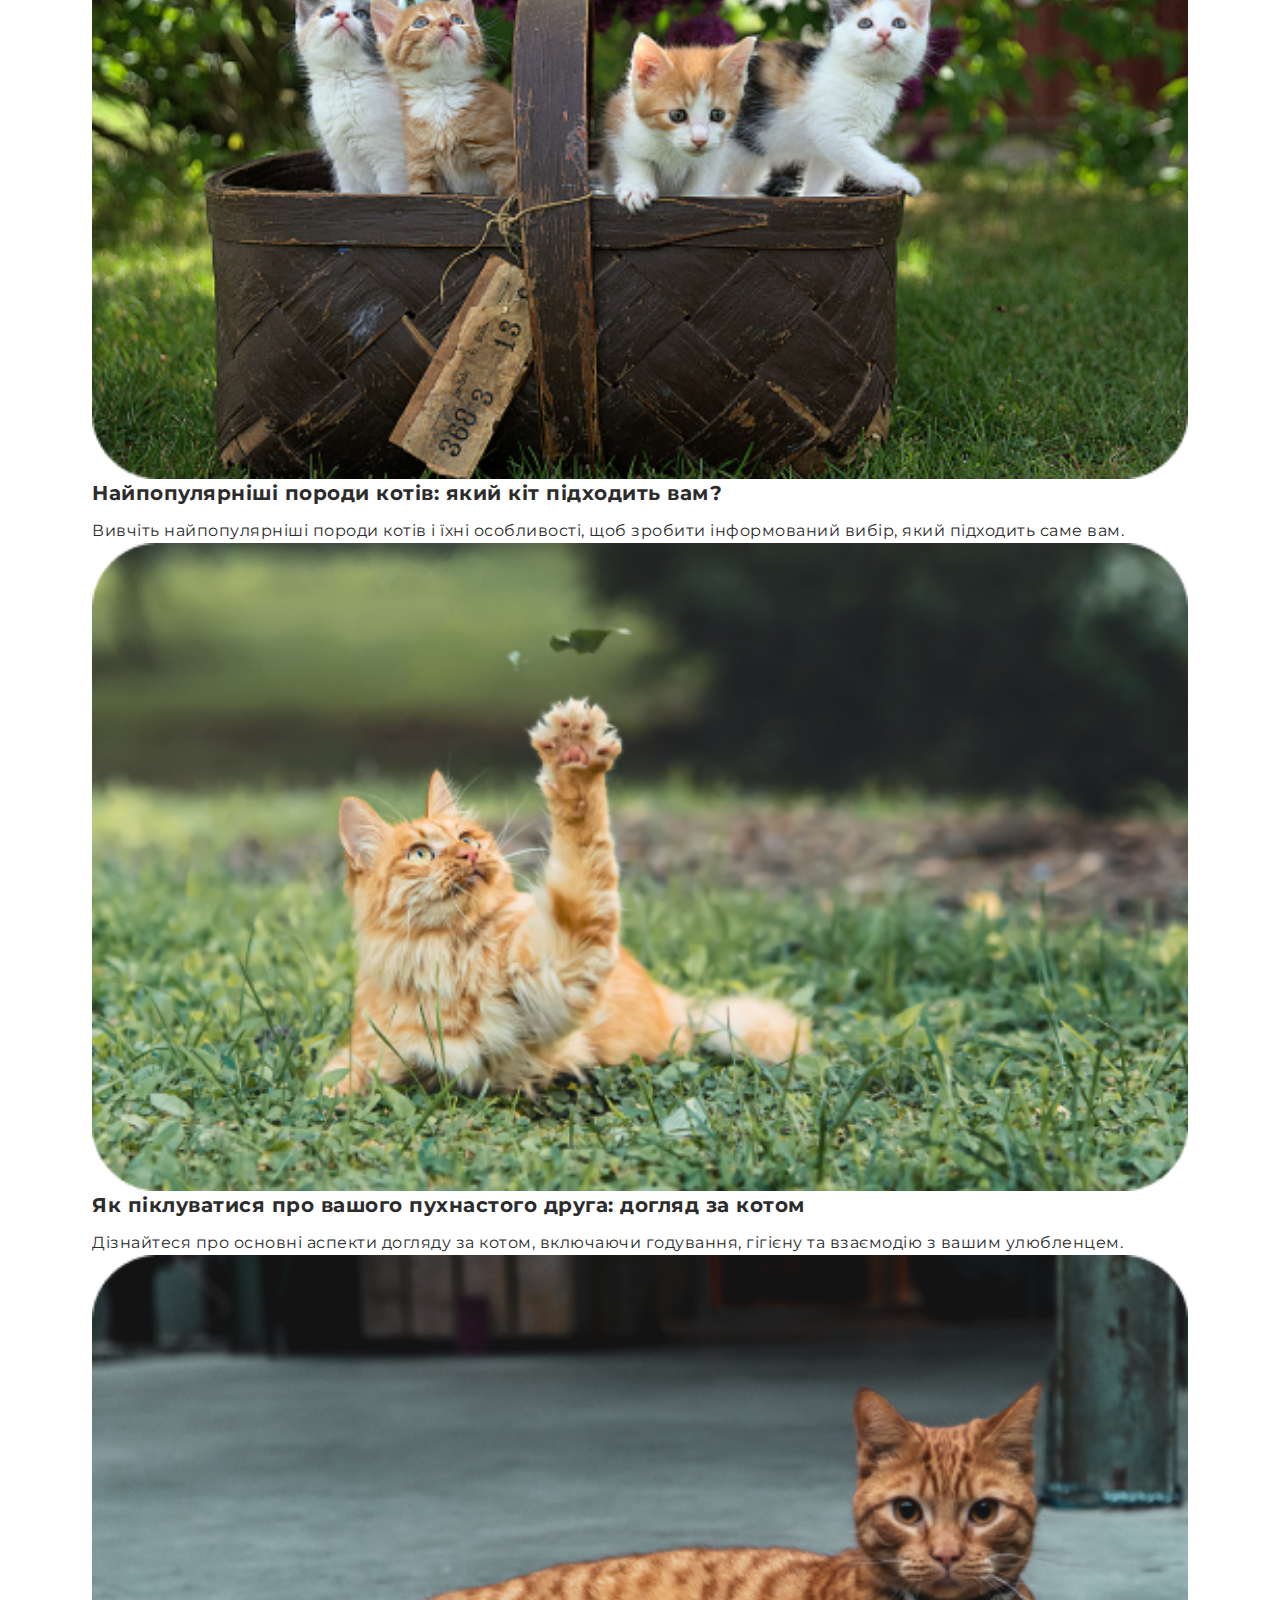
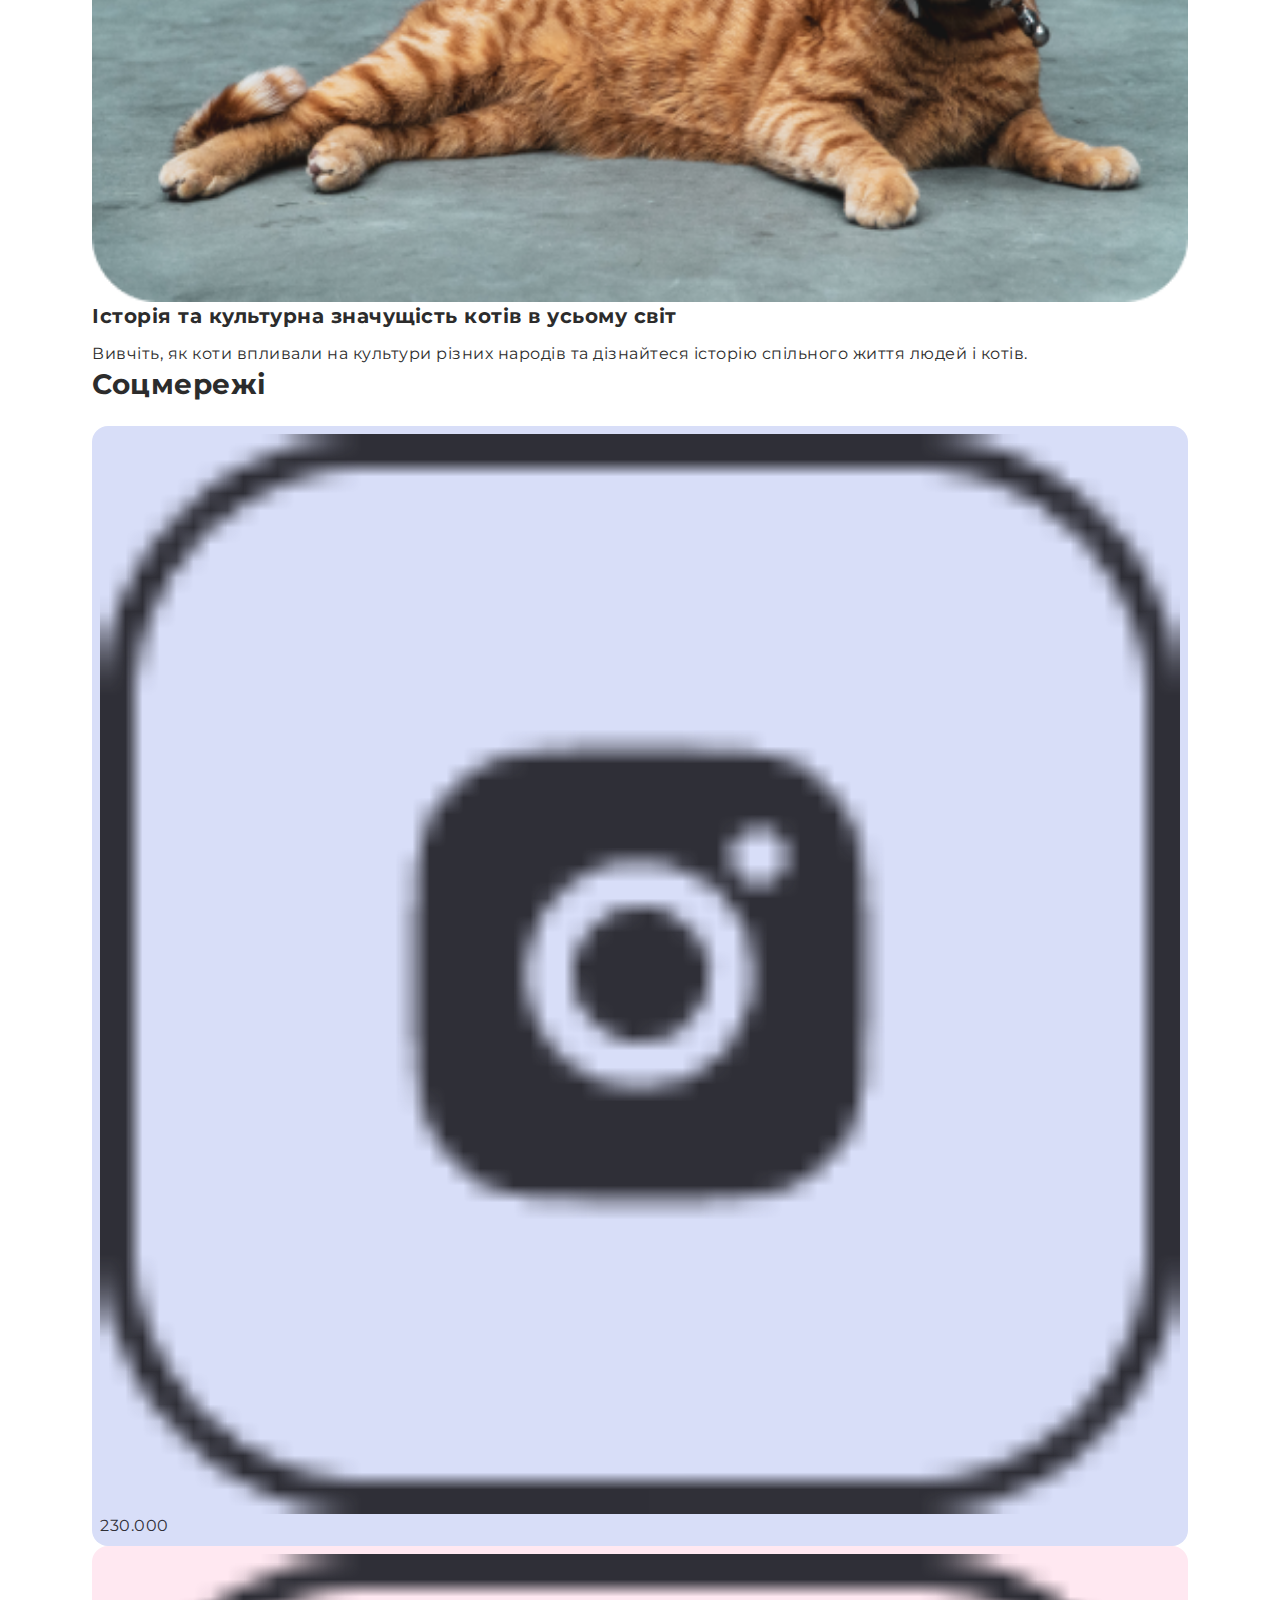
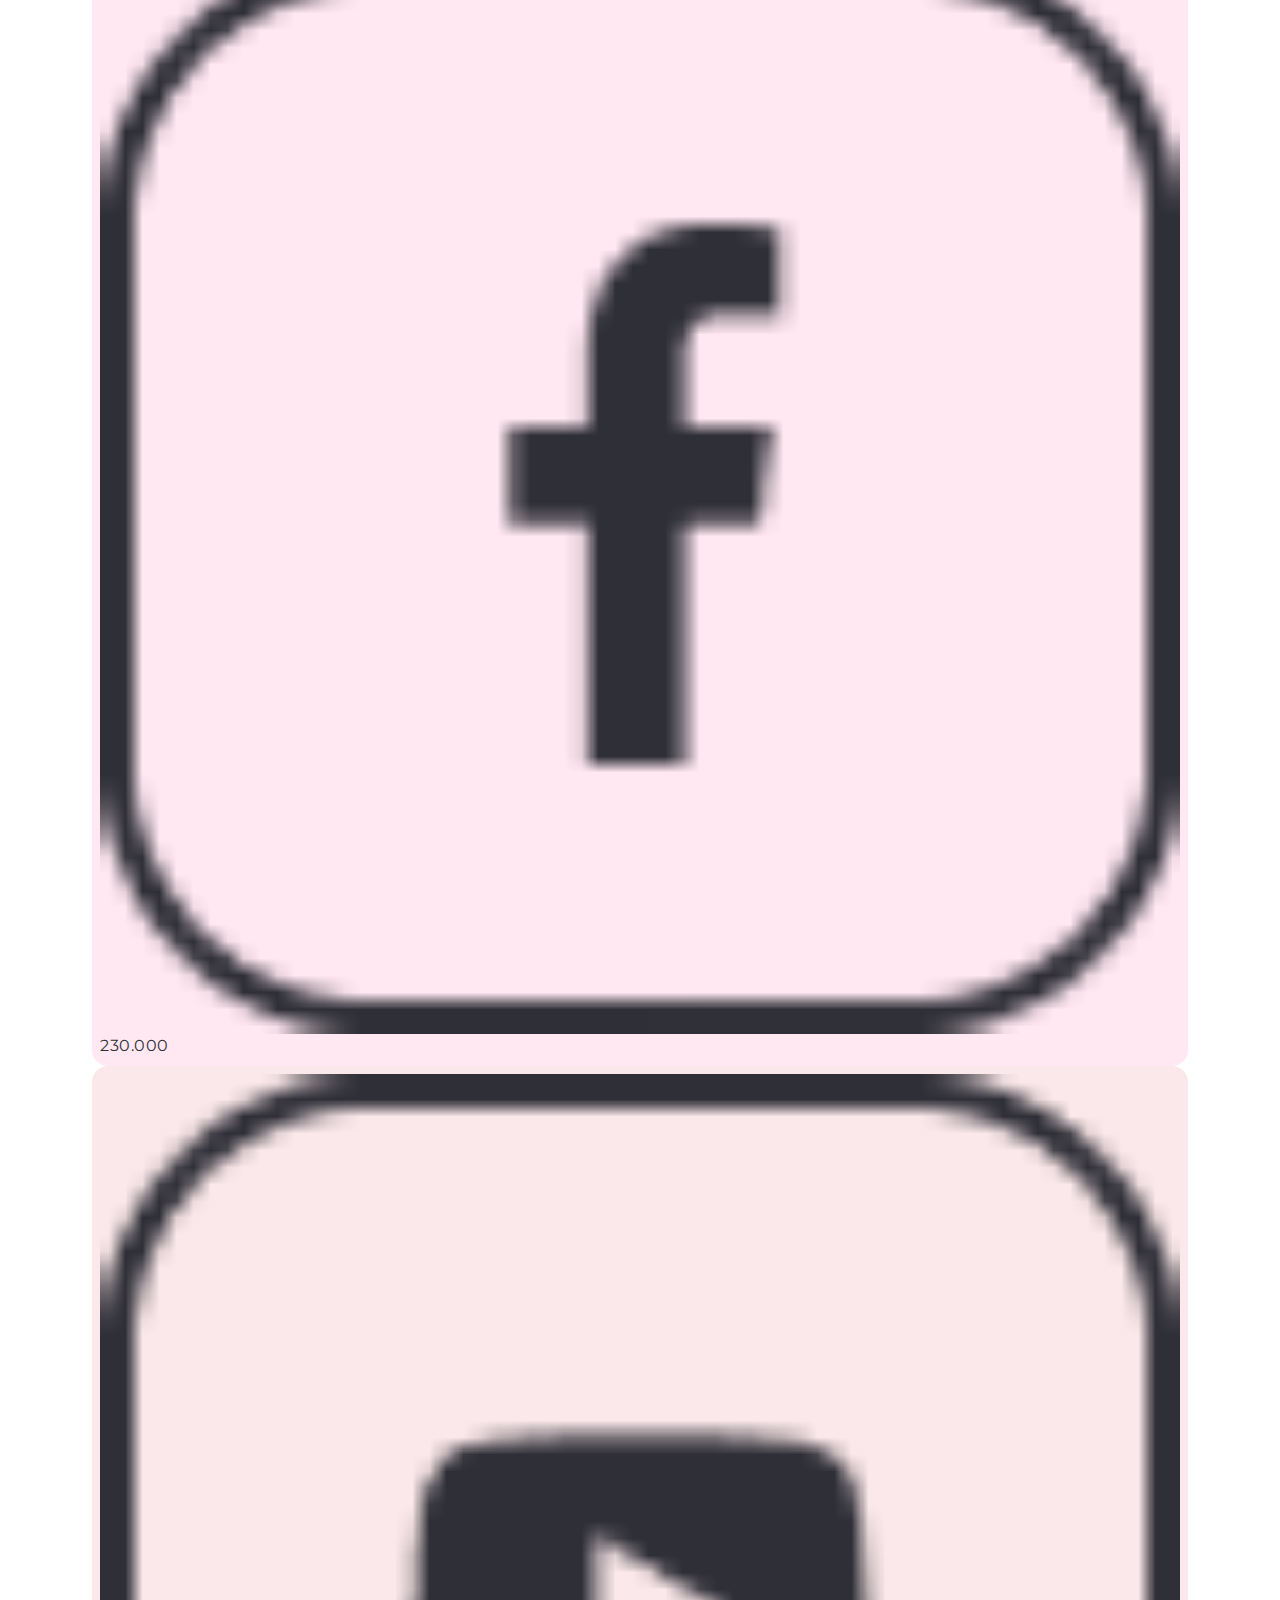
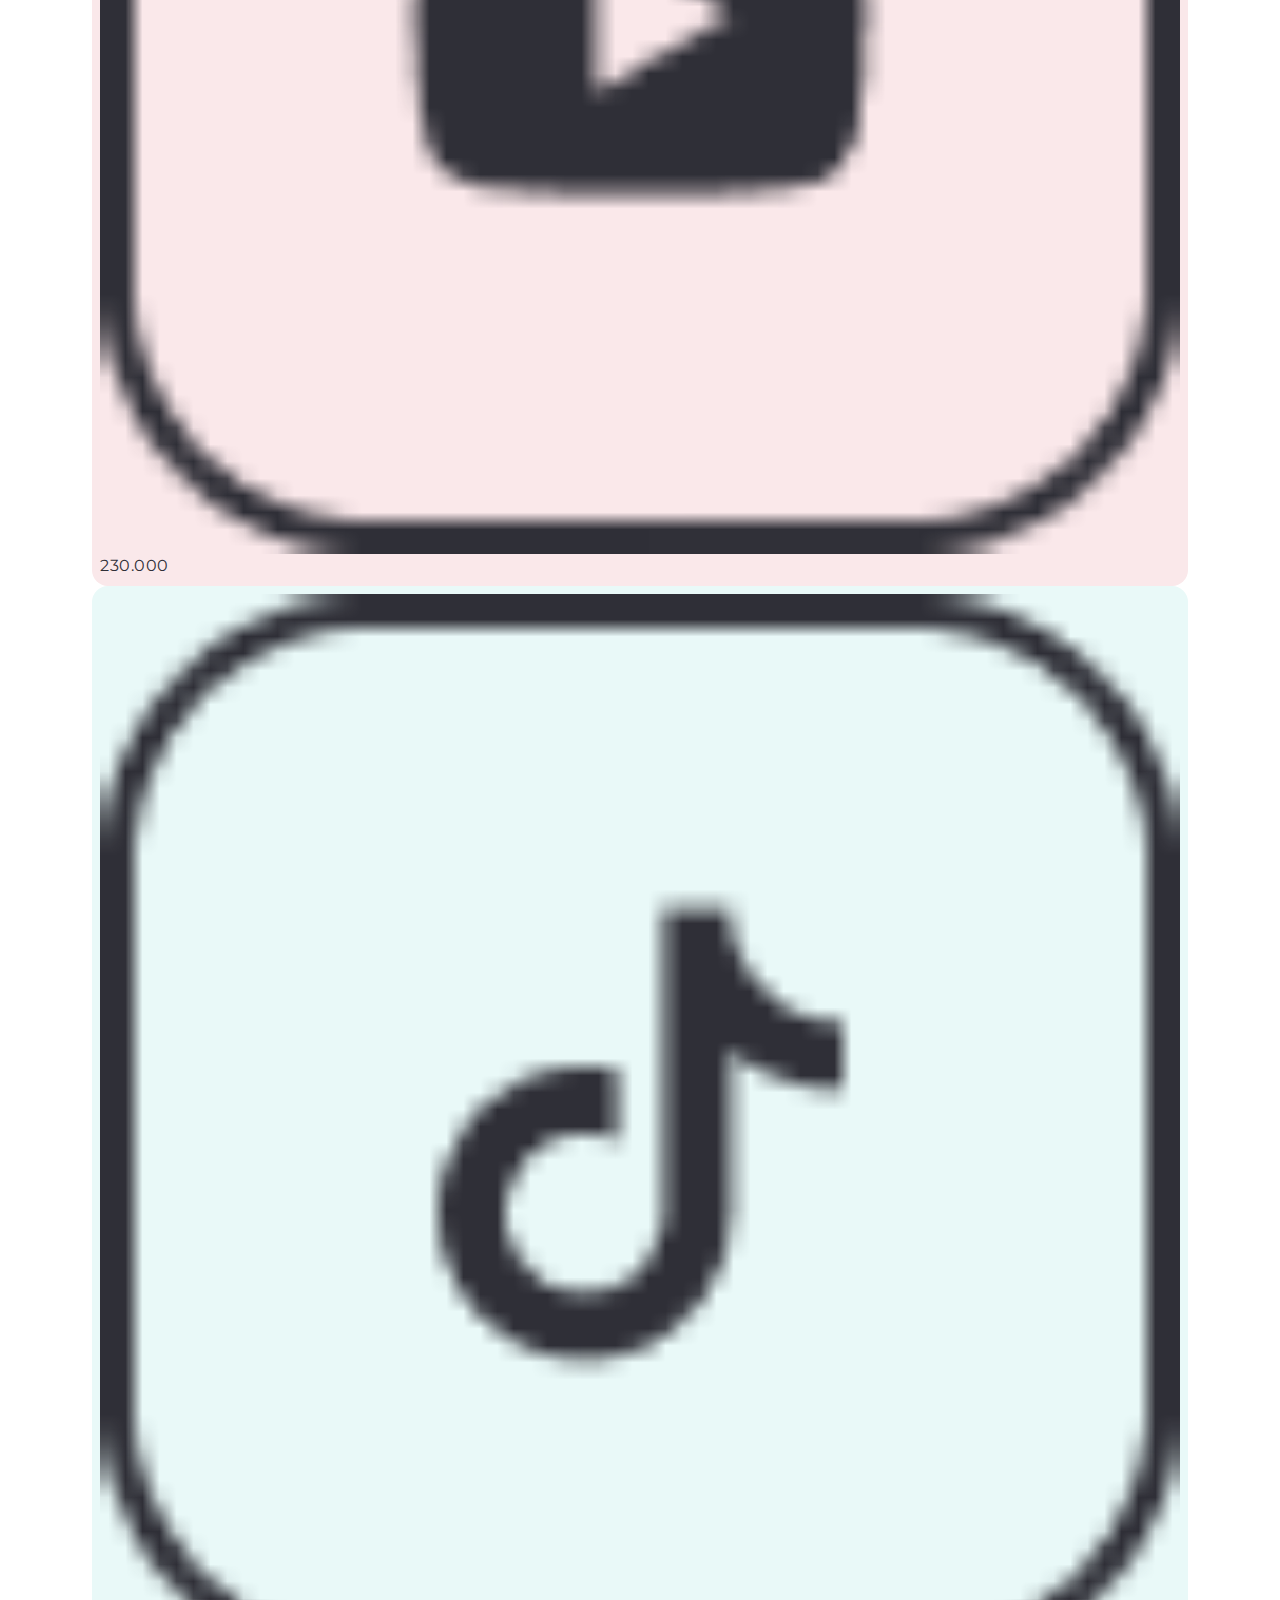
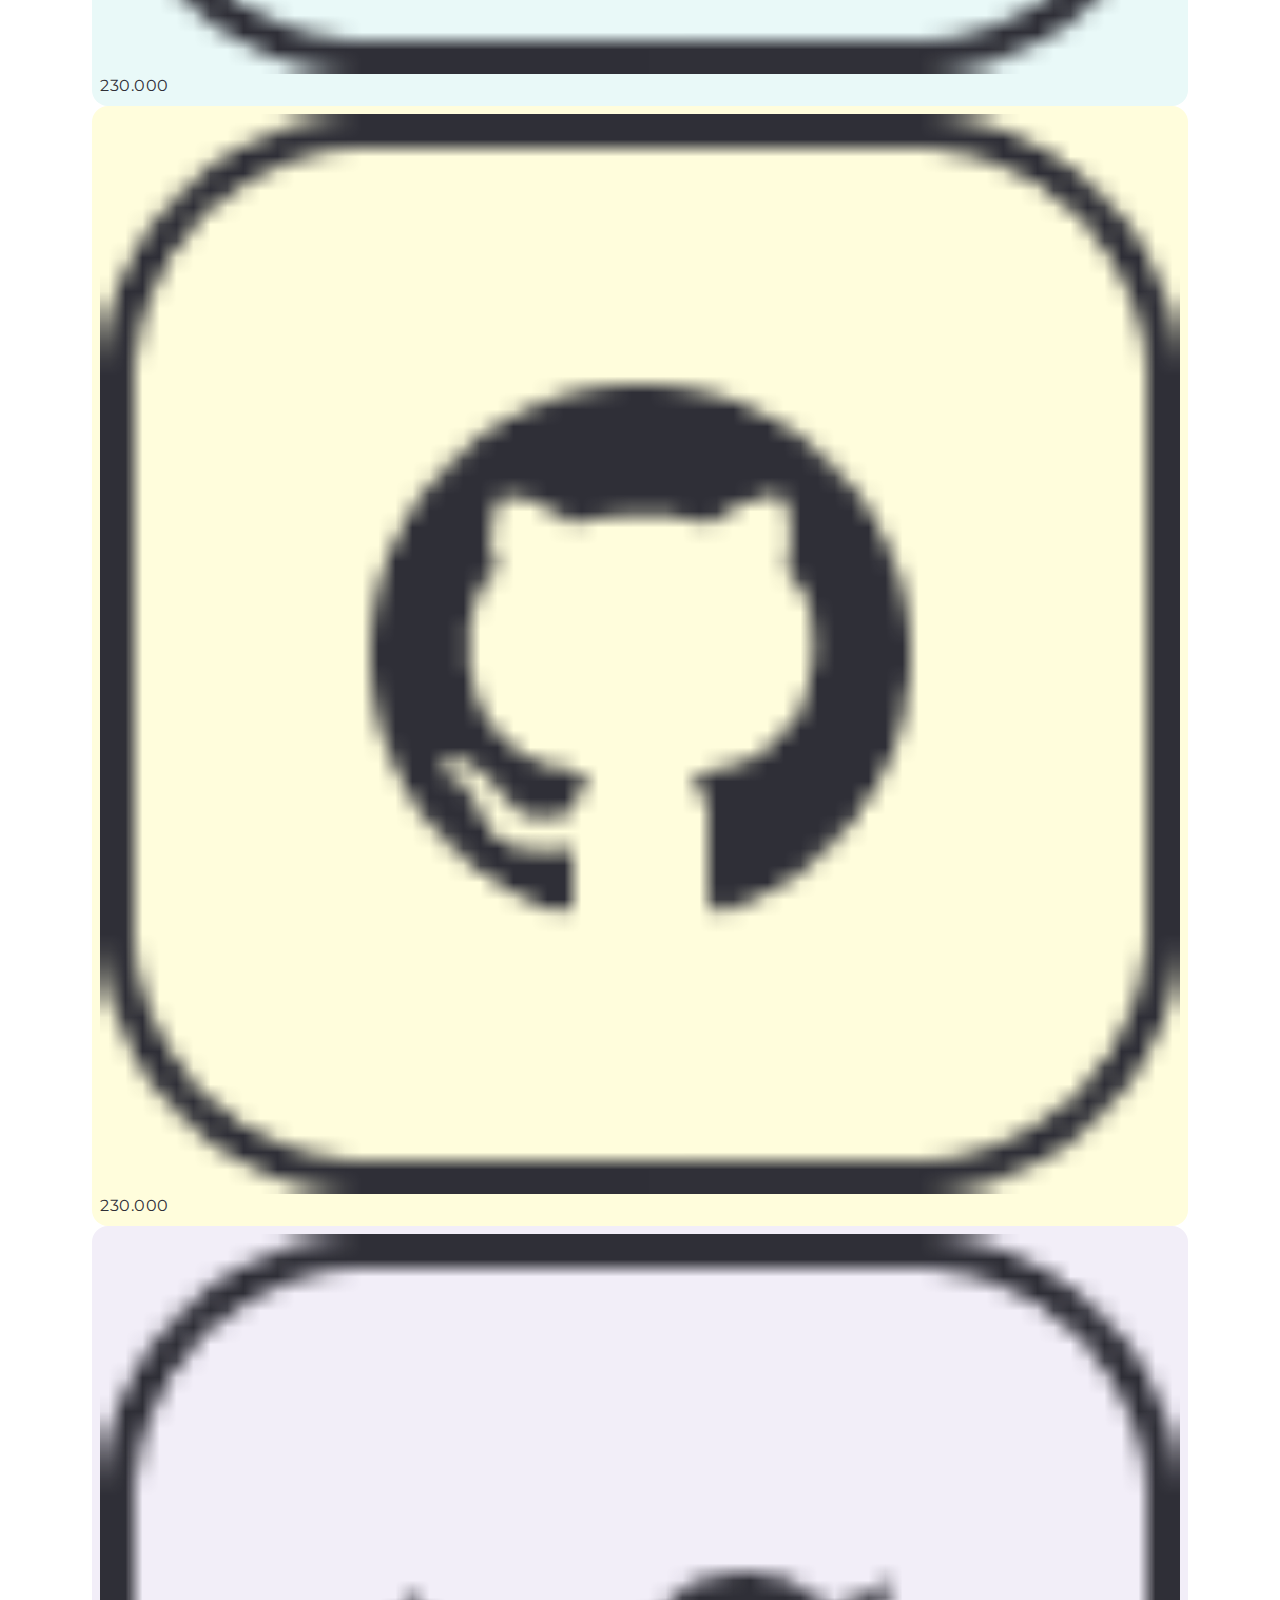
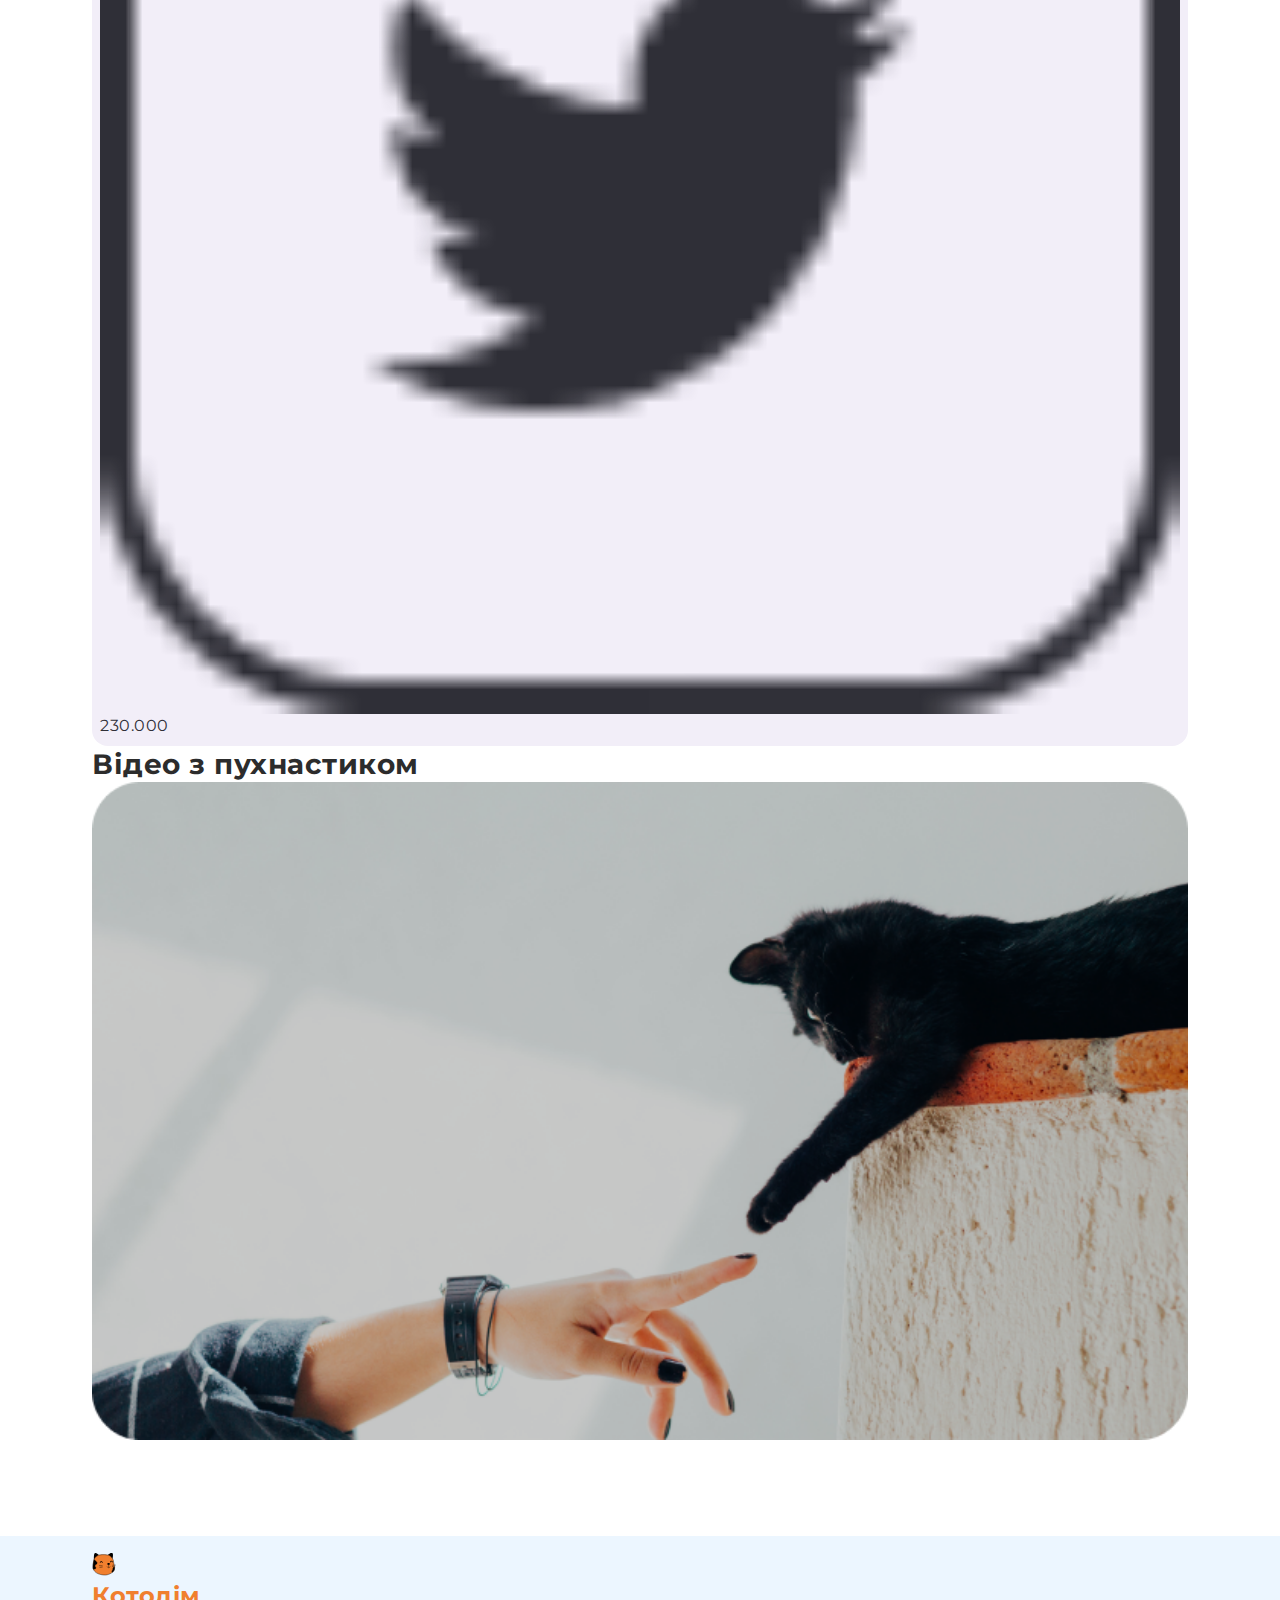
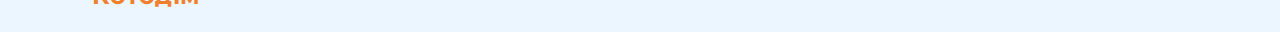
<file: 15-Project (first section)/finish code/index.html>
<!DOCTYPE html>
<html lang="en">

<head>
    <meta charset="UTF-8">
    <meta name="viewport" content="width=device-width, initial-scale=1.0">
    <link rel="preconnect" href="https://fonts.googleapis.com">
    <link rel="preconnect" href="https://fonts.gstatic.com" crossorigin>
    <link href="https://fonts.googleapis.com/css2?family=Montserrat:wght@400;700&display=swap" rel="stylesheet">
    <link rel="stylesheet" href="./styles.css">
    <title>Project</title>
</head>

<body>
    <header class="header">
        <div class="container header-container">
            <img src="./img/cat.svg" alt="cat" class="logo">
            <h1 class="label">Котодім</h1>
        </div>
    </header>
    <main class="main">
        <div class="container">
            <ul class="posts">
                <li class="post">
                    <a href="#">
                        <picture>
                            <!-- For viewports wider than 768px -->
                            <source media="(min-width: 768px)" srcset="img/picture-1.png">

                            <!-- For viewports between 320px and 768px -->
                            <source media="(min-width: 320px) and (max-width: 767px)" srcset="img/picture-1-small.png">

                            <!-- Fallback content -->
                            <img src="img/picture-1-small.png" alt="Description of Image">
                        </picture>
                        <div class="overlay">
                            <h2 class="post-title sub-title">Коти та їхні чудові навички: від полювання до загадкових
                                здібностей</h2>
                        </div>
                    </a>
                </li>
                <li class="post">
                    <a href="#">
                        <img src="./img/picture-2.png" alt="scary kitten" class="post-img">
                        <div class="overlay">
                            <h2 class="post-title sub-title">Коти в літературі та мистецтві: від Егіпетських богів до
                                сучасних
                                майстрів</h2>
                        </div>
                    </a>
                </li>
                <li class="post">
                    <a href="#">
                        <img src="./img/picture-3.png" alt="cat" class="post-img">
                        <div class="overlay">
                            <h2 class="post-title sub-title">Котячі породи для активних власників: як вибрати
                                компаньйона
                            </h2>
                        </div>
                    </a>
                </li>
            </ul>
            <section class="longread">
                <ul class="blog">
                    <li class="blog-item">
                        <a href="#" class="blog-link">
                            <img src="./img/1.png" alt="cat" class="blog-photo">
                            <div class="wrapper">
                                <h2 class="blog-title sub-title">Забавні факти про котів, які вас здивують</h2>
                                <p class="blog-text">Веселі та цікаві факти про котів, які піднімуть вам настрій та
                                    розкажуть про їхні унікальність.</p>
                            </div>
                        </a>
                    </li>
                    <li class="blog-item">
                        <a href="#" class="blog-link">
                            <img src="./img/2.png" alt="cats" class="blog-photo">
                            <div class="wrapper">
                                <h2 class="blog-title sub-title">Найпопулярніші породи котів: який кіт підходить вам?
                                </h2>
                                <p class="blog-text">Вивчіть найпопулярніші породи котів і їхні особливості, щоб зробити
                                    інформований вибір, який підходить саме вам.</p>
                            </div>
                        </a>
                    </li>
                    <li class="blog-item">
                        <a href="#" class="blog-link">
                            <img src="./img/4.png" alt="red-cat" class="blog-photo">
                            <div class="wrapper">
                                <h2 class="blog-title sub-title">Як піклуватися про вашого пухнастого друга: догляд за
                                    котом
                                </h2>
                                <p class="blog-text">Дізнайтеся про основні аспекти догляду за котом, включаючи
                                    годування,
                                    гігієну та взаємодію з вашим улюбленцем.</p>
                            </div>
                        </a>
                    </li>
                    <li class="blog-item">
                        <a href="#" class="blog-link">
                            <img src="./img/3.png" alt="red-cat" class="blog-photo">
                            <div class="wrapper">
                                <h2 class="blog-title sub-title">Історія та культурна значущість котів в усьому світ
                                </h2>
                                <p class="blog-text">Вивчіть, як коти впливали на культури різних народів та дізнайтеся
                                    історію спільного життя людей і котів.</p>
                            </div>
                        </a>
                    </li>
                </ul>
                <div class="socials">
                    <h2 class="socials-title title">Соцмережі</h2>
                    <ul class="socials-list">
                        <li class="socials-item">
                            <a href="#" class="social-link">
                                <img src="./img/instagram.png" alt="instagram" class="social-icon">
                                <p class="social-subscripers">230.000</p>
                            </a>
                        </li>
                        <li class="socials-item">
                            <a href="#" class="social-link">
                                <img src="./img/facebook.png" alt="facebook" class="social-icon">
                                <p class="social-subscripers">230.000</p>
                            </a>
                        </li>
                        <li class="socials-item">
                            <a href="#" class="social-link">
                                <img src="./img/youtube.png" alt="youtube" class="social-icon">
                                <p class="social-subscripers">230.000</p>
                            </a>
                        </li>
                        <li class="socials-item">
                            <a href="#" class="social-link">
                                <img src="./img/tiktok.png" alt="tiktok" class="social-icon">
                                <p class="social-subscripers">230.000</p>
                            </a>
                        </li>
                        <li class="socials-item">
                            <a href="#" class="social-link">
                                <img src="./img/github.png" alt="github" class="social-icon">
                                <p class="social-subscripers">230.000</p>
                            </a>
                        </li>
                        <li class="socials-item">
                            <a href="#" class="social-link">
                                <img src="./img/twitter.png" alt="twitter" class="social-icon">
                                <p class="social-subscripers">230.000</p>
                            </a>
                        </li>
                    </ul>
                </div>
                <div class="video">
                    <h2 class="video-title title">Відео з пухнастиком</h2>
                    <img src="./img/picture.png" alt="video">
                </div>
            </section>
        </div>
    </main>
    <footer class="footer">
        <div class="container">
            <img src="./img/cat.svg" alt="cat" class="logo">
            <h2 class="label">Котодім</h2>
        </div>
    </footer>
</body>

</html>
</file>
<file: 1-display_property/finish-code/styles.css>
@import url(./basic-styles.css);

/* lesson styles */

.container {
  display: grid;
  /* display: inline-grid; */
}
</file>
<file: 1-display_property/start-code/styles.css>
@import url(./basic-styles.css);

/* lesson styles */

.container {
  /* ставить в колонку, залишає блочну модель */
  display: grid;

  /* ставить документи в рядок, блочні робить інлайновими */
  /* display: inline-grid; */
}
</file>
<file: 10-minmax/finish-code/styles.css>
@import url(./basic-styles.css);

/* lesson styles */

.container {
  display: grid;
  gap: 20px;
  border: 10px solid #000;
  grid-template-columns: repeat(auto-fit, minmax(150px,1fr));
}
</file>
<file: 11-grid-template-areas/finish-code/styles.css>
@import url(./basic-styles.css);

/* lesson styles */

.container {
  display: grid;
  grid-template-columns: repeat(4, 1fr);
  grid-template-rows: repeat(3, 150px);
  gap: 20px;
  grid-template-areas:
    "h h h h"
    "m m . s"
    "f f f f";
}

.header {
  grid-area: h;
}

.main {
  grid-area: m;
}

.sidebar {
  grid-area: s;
}

.footer {
  grid-area: f;
}

@media (max-width: 700px) {
  .container {
    grid-template-areas:
      "h h h h"
      "s m m m"
      "s f f f";
  }
}
</file>
<file: 11-grid-template-areas/start-code/styles.css>
@import url(./basic-styles.css);

/* lesson styles */

.container {
  display: grid;
  grid-template-columns: repeat(4, 1fr);
  grid-template-rows: repeat(3, 150px);
  gap: 20px;

  /* to show empty space - . (dot) */

  grid-template-areas:
    'h h h h'
    'm m . s'
    'f f f f';
}

.header {
  grid-area: h;
}

.main {
  grid-area: m;
}

.sidebar {
  grid-area: s;
}

.footer {
  grid-area: f;
}

@media (max-width: 700px) {
  .container {
    grid-template-areas:
      's h h h'
      's m m m'
      's f f f';
  }
}
</file>
<file: 12-grid alignment and justification/finish-code/styles.css>
@import url(./basic-styles.css);

/* lesson styles */

.container {
  display: grid;
  grid-template-columns: repeat(4, 150px);
  grid-template-rows: repeat(3, 150px);
  height: 500px;
  border: 10px solid;
  /* justify-items: center;
  align-items: center; */
  /* justify-content: space-evenly; */
  /* align-content: space-evenly; */
}

.item-4 {
  justify-self: stretch;
  align-self: stretch;
}

/* justify-items */

/* align-items */

/* justify-content */

/* align-content */

/* justify-self */

/* align-self */
</file>
<file: 12-grid alignment and justification/start-code/styles.css>
@import url(./basic-styles.css);

/* lesson styles */

.container {
  display: grid;
  grid-template-columns: repeat(4, 150px);
  grid-template-rows: repeat(3, 150px);
  border: 10px solid;
  height: 500px;

  /* justify-items inside sell each element horizontally*/
  /* justify-items: start; */
  /* justify-items: end; */
  /* justify-items: center; */
  justify-items: stretch;

  /* align-items vertically */
  /* align-items: start; */
  /* align-items: end; */
  /* align-items: center; */
  align-items: stretch;

  /* justify-items center + align-items center = 
  element in the center of cell */

  /* justify-content 
  (start end center space-around space-between space-evenly)
   inside container */
  justify-content: space-evenly;

  /* align-content 
  (start end center space-around space-between space-evenly) */
  align-content: space-evenly;
}

.item-4 {
  /* justify-self */
  justify-self: stretch;

  /* align-self */
  align-self: stretch;
}
</file>
<file: 14-Project(header)/finish code/styles.css>
@import "./styleguide.css";

.header {
  background-color: var(--common-white);
  padding: 16px 0;
}

.header-container {
  display: grid;
  grid-template-columns: 24px 1fr;
  column-gap: 8px;
  align-items: center;
}

.logo {
  display: block;
  width: 24px;
  height: 24px;
}

.label {
  color: var(--orange);
  font-family: var(--common-font);
  font-size: 24px;
  font-weight: 700;
  line-height: 40px;
  letter-spacing: 0.5px;
}

.main {
  background-color: var(--common-white);
  padding-bottom: 96px;
}

.container {
  max-width: 1128px;
  margin: auto;
  padding: 0 16px;
}

.posts {
  margin-bottom: 80px;
}

.post > a {
  position: relative;
  color: var(--common-white);
}

.overlay {
  border-radius: 0px 0px 16px 16px;
  background-color: rgba(18, 18, 22, 0.5);
  padding: 12px 20px;
  position: absolute;
  left: 0;
  bottom: 0;
  width: 100%;
}

@media (min-width: 1440px) {
  .overlay {
    padding: 24px 48px;
  }
}

.post-title {
  color: var(--common-white);
  font-family: var(--common-font);
}

.blog-link {
  color: var(--common-black);
}

.blog-title {
  color: var(--grey, #2c2c2c);
  font-family: var(--common-font);
  margin-bottom: 12px;
}

.blog-text {
  color: var(--grey, #2c2c2c);
  font-family: var(--common-font);
  font-size: 16px;
  line-height: 24px;
  letter-spacing: 0.5px;
}

.socials-title {
  color: var(--grey, #2c2c2c);
  font-family: var(--common-font);
  margin-bottom: 24px;
}
.social-link {
  padding: 8px;
  color: var(--common-black, #2f2f37);
  border-radius: 16px;
  font-family: var(--common-font);
  font-size: 16px;
  line-height: 24px;
  letter-spacing: 0.5px;
}

.socials-item:nth-child(1) .social-link {
  background-color: var(--navy);
}

.socials-item:nth-child(2) .social-link {
  background-color: var(--pink);
}

.socials-item:nth-child(3) .social-link {
  background-color: var(--scarlet);
}

.socials-item:nth-child(4) .social-link {
  background-color: var(--turquoise);
}

.socials-item:nth-child(5) .social-link {
  background-color: var(--yellow);
}

.socials-item:nth-child(6) .social-link {
  background-color: var(--lilac);
}

.video-title {
  color: var(--grey, #2c2c2c);
  font-family: var(--common-font);
}

.footer {
  padding: 16px;
  background-color: var(--blue-light);
}
</file>
<file: 15-Project (first section)/finish code/styles.css>
@import "./styleguide.css";

.header {
  background-color: var(--common-white);
  padding: 16px 0;
}

.header-container {
  display: grid;
  grid-template-columns: 24px 1fr;
  column-gap: 8px;
  align-items: center;
}

.logo {
  display: block;
  width: 24px;
  height: 24px;
}

.label {
  color: var(--orange);
  font-family: var(--common-font);
  font-size: 24px;
  font-weight: 700;
  line-height: 40px;
  letter-spacing: 0.5px;
}

.main {
  background-color: var(--common-white);
  padding-bottom: 96px;
}

.container {
  max-width: 1128px;
  margin: auto;
  padding: 0 16px;
}

.posts {
  margin-bottom: 80px;
  display: grid;
  gap: 12px;
  grid-template-columns: 1fr;
}

@media (min-width: 768px) {
  .posts {
    gap: 24px;
    grid-template-columns: repeat(2, 1fr);
  }

  .post:first-child {
    grid-column: 1 / 2;
    grid-row: 1 / 3;
  }
}

.post > a {
  position: relative;
  color: var(--common-white);
}

.overlay {
  border-radius: 0px 0px 16px 16px;
  background-color: rgba(18, 18, 22, 0.5);
  padding: 12px 20px;
  position: absolute;
  left: 0;
  bottom: 0;
  width: 100%;
}

@media (min-width: 1440px) {
  .overlay {
    padding: 24px 48px;
  }
}

.post-title {
  color: var(--common-white);
  font-family: var(--common-font);
}

.blog-link {
  color: var(--common-black);
}

.blog-title {
  color: var(--grey, #2c2c2c);
  font-family: var(--common-font);
  margin-bottom: 12px;
}

.blog-text {
  color: var(--grey, #2c2c2c);
  font-family: var(--common-font);
  font-size: 16px;
  line-height: 24px;
  letter-spacing: 0.5px;
}

.socials-title {
  color: var(--grey, #2c2c2c);
  font-family: var(--common-font);
  margin-bottom: 24px;
}
.social-link {
  padding: 8px;
  color: var(--common-black, #2f2f37);
  border-radius: 16px;
  font-family: var(--common-font);
  font-size: 16px;
  line-height: 24px;
  letter-spacing: 0.5px;
}

.socials-item:nth-child(1) .social-link {
  background-color: var(--navy);
}

.socials-item:nth-child(2) .social-link {
  background-color: var(--pink);
}

.socials-item:nth-child(3) .social-link {
  background-color: var(--scarlet);
}

.socials-item:nth-child(4) .social-link {
  background-color: var(--turquoise);
}

.socials-item:nth-child(5) .social-link {
  background-color: var(--yellow);
}

.socials-item:nth-child(6) .social-link {
  background-color: var(--lilac);
}

.video-title {
  color: var(--grey, #2c2c2c);
  font-family: var(--common-font);
}

.footer {
  padding: 16px;
  background-color: var(--blue-light);
}
</file>
